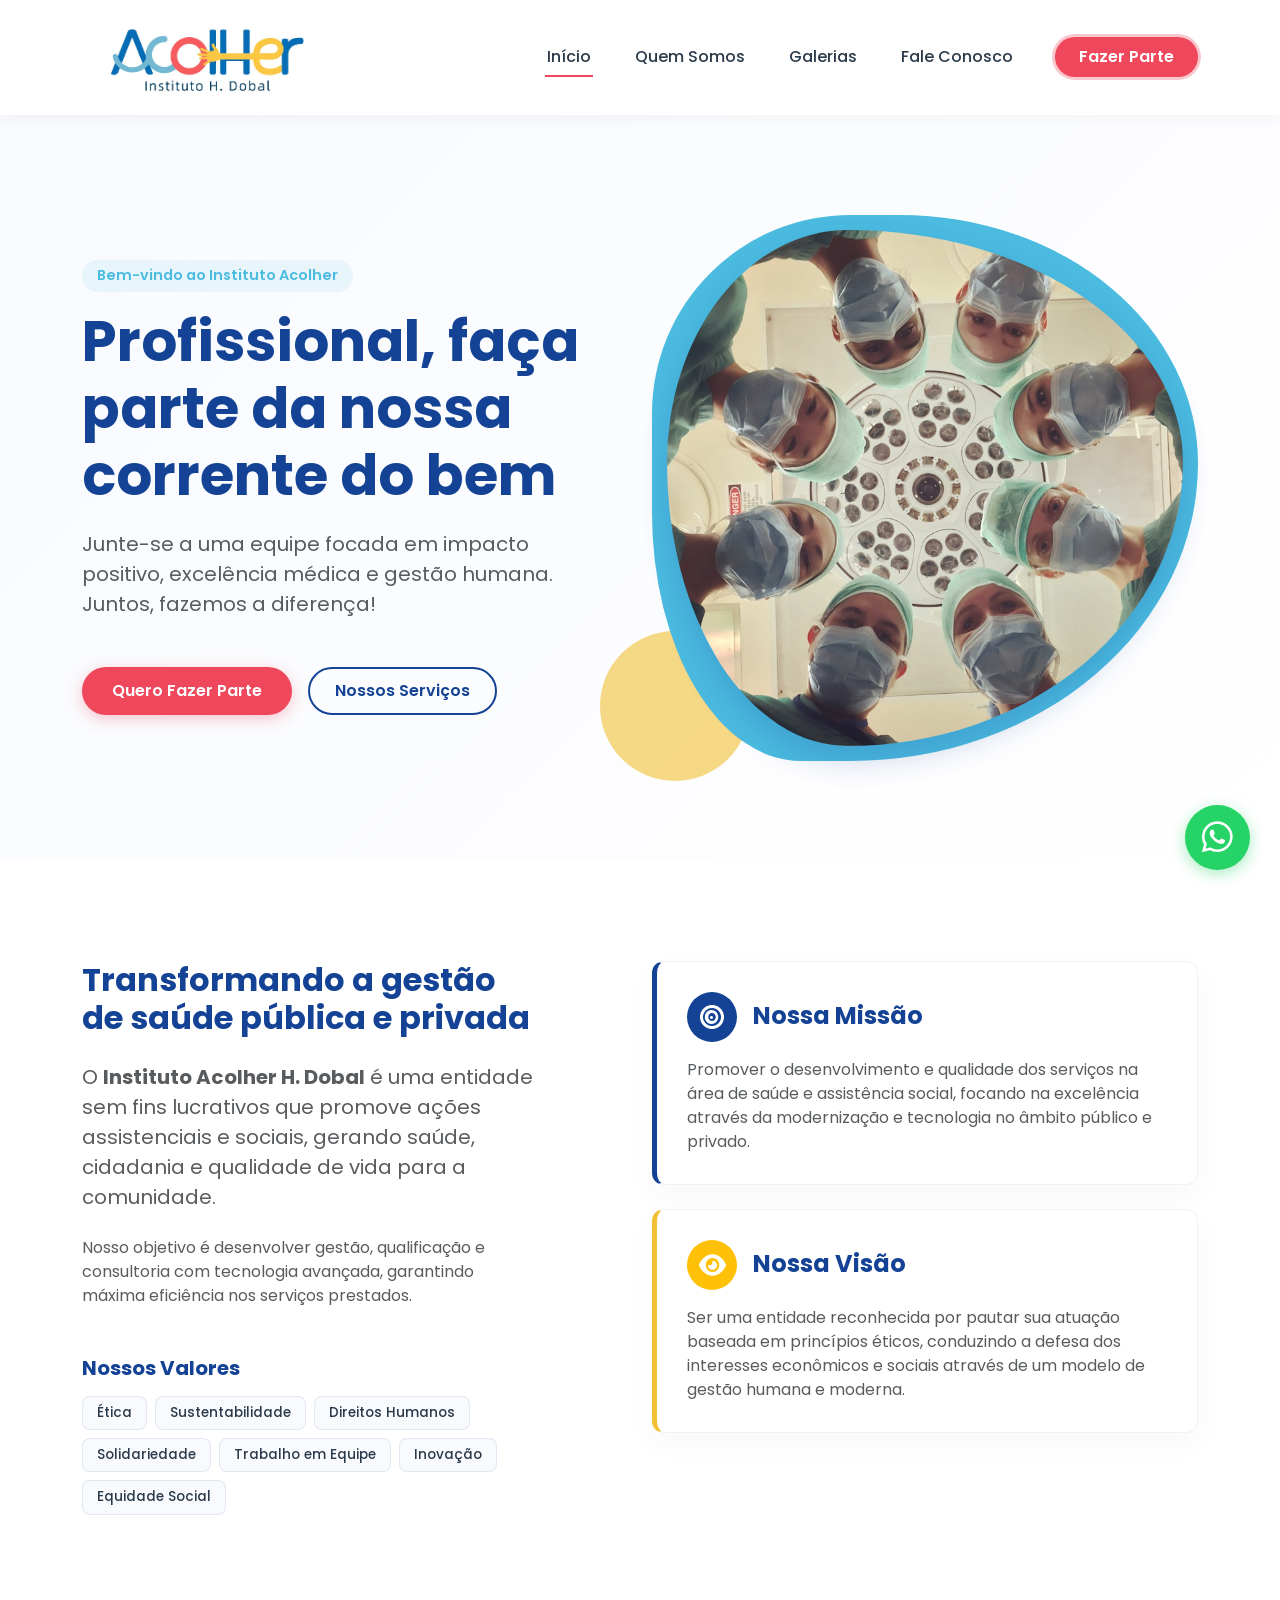
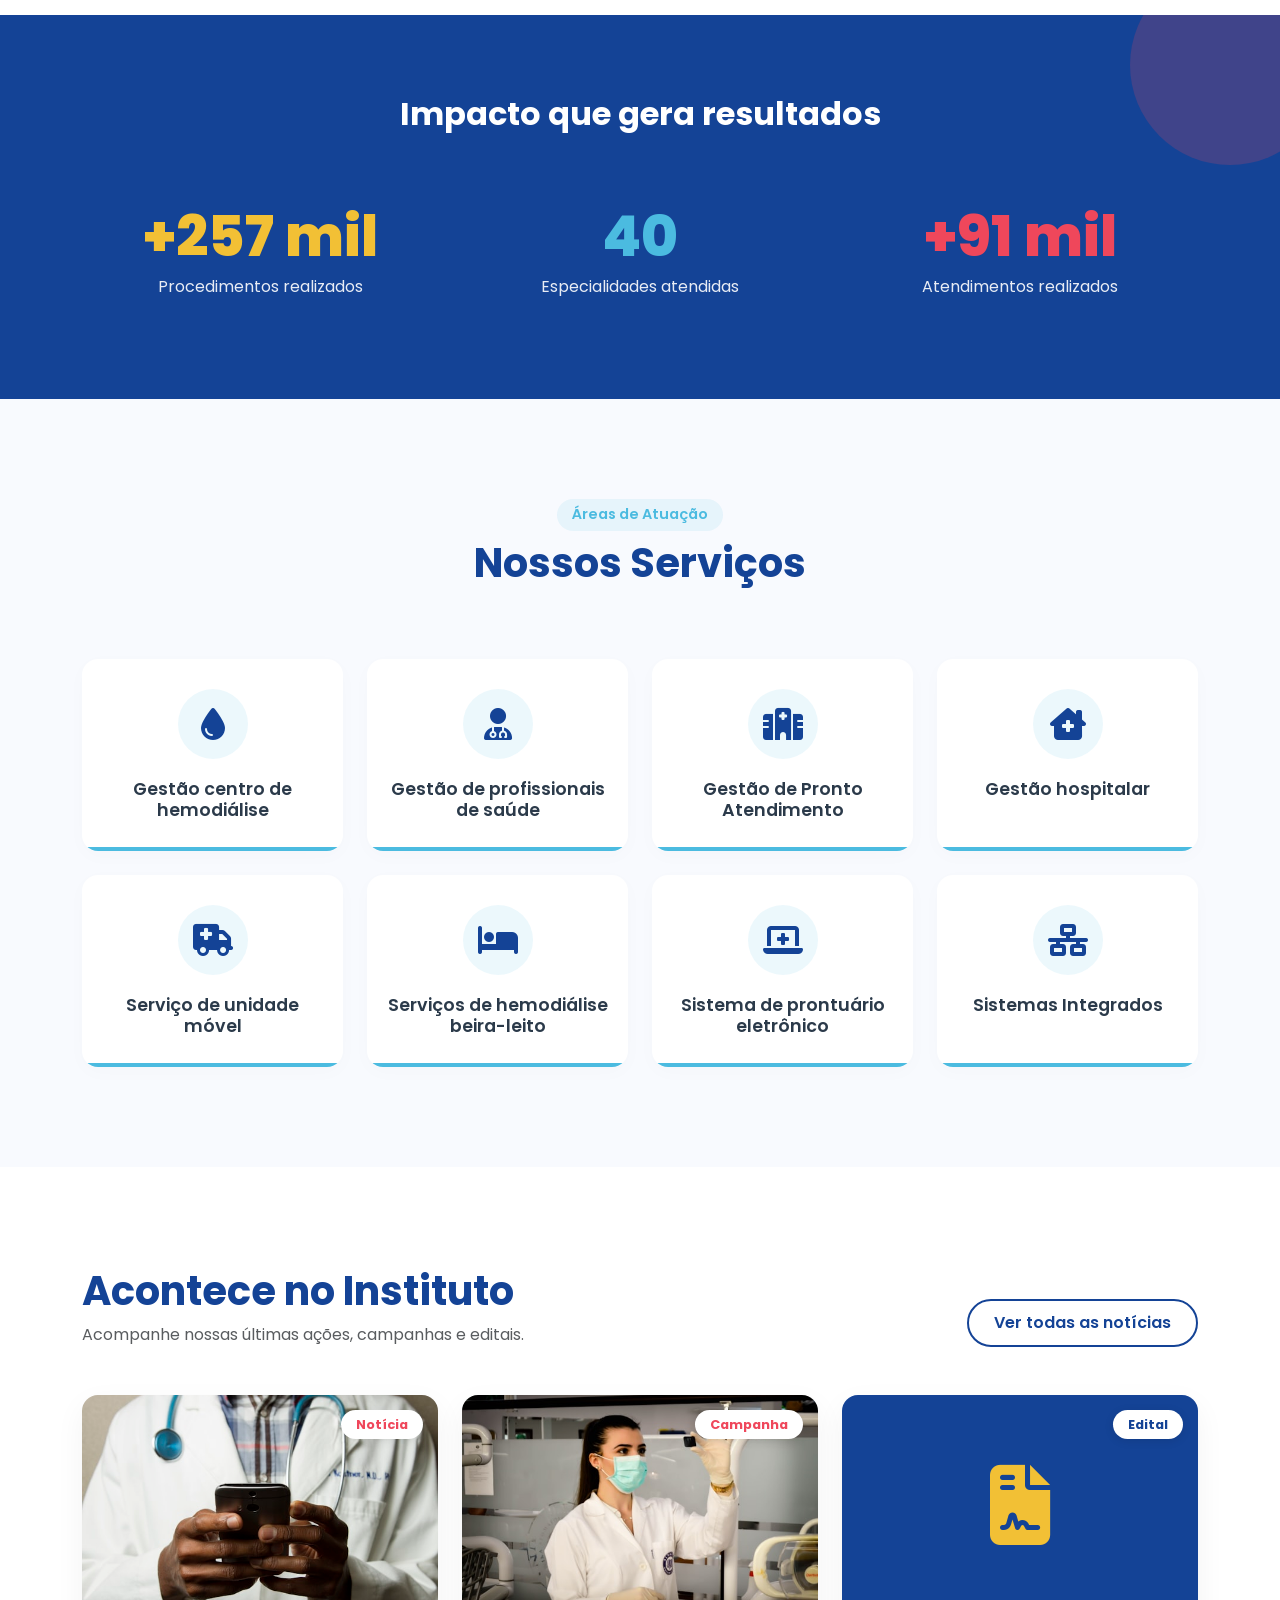
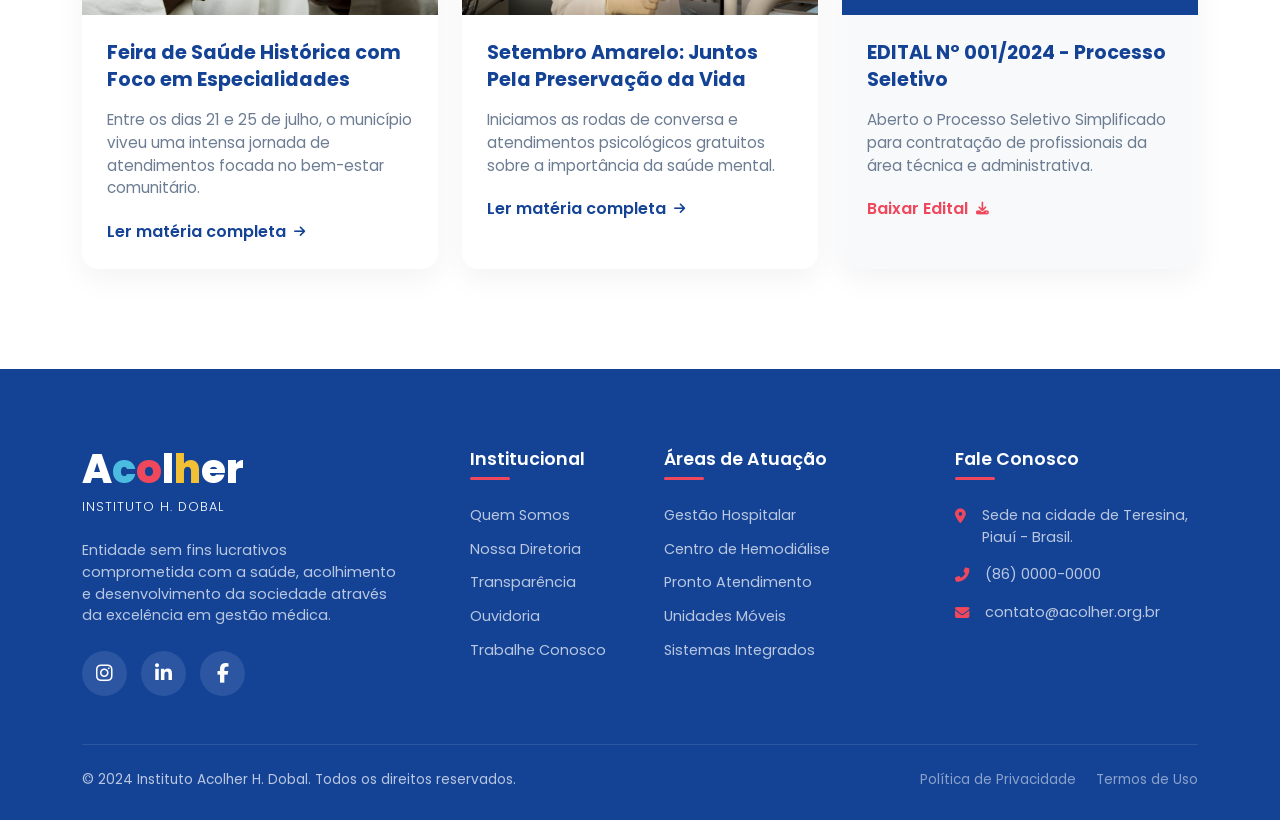
<file: index.html>
<!DOCTYPE html>
<html lang="pt-BR">
<head>
    <meta charset="UTF-8">
    <meta name="viewport" content="width=device-width, initial-scale=1.0">
    <title>Acolher Instituto H. Dobal</title>
    
    <!-- Bootstrap 5 CSS -->
    <link href="https://cdn.jsdelivr.net/npm/bootstrap@5.3.2/dist/css/bootstrap.min.css" rel="stylesheet">
    
    <!-- Google Fonts: Poppins traz um ar mais redondo, amigável e moderno, combinando com a logo -->
    <link rel="preconnect" href="https://fonts.googleapis.com">
    <link rel="preconnect" href="https://fonts.gstatic.com" crossorigin>
    <link href="https://fonts.googleapis.com/css2?family=Poppins:wght@300;400;500;600;700;800&display=swap" rel="stylesheet">
    
    <!-- FontAwesome para Ícones -->
    <link rel="stylesheet" href="https://cdnjs.cloudflare.com/ajax/libs/font-awesome/6.4.0/css/all.min.css">

    <link rel="stylesheet" href="css/styles.css">
</head>
<body>

    <!-- Header / Navbar -->
    <nav class="navbar navbar-expand-lg">
        <div class="container">
            <a class="navbar-brand text-decoration-none" href="#">
                <div class="logo-text">
                    <img src="images/logo.jpg" width="250" alt="Logo">
                </div>
            </a>
            <button class="navbar-toggler border-0 shadow-none" type="button" data-bs-toggle="collapse" data-bs-target="#navbarNav">
                <i class="fas fa-bars text-blue-dark fs-2"></i>
            </button>
            <div class="collapse navbar-collapse justify-content-end" id="navbarNav">
                <ul class="navbar-nav align-items-center gap-2">
                    <li class="nav-item"><a class="nav-link active" href="index.html">Início</a></li>
                    <li class="nav-item"><a class="nav-link" href="quemsomos.html">Quem Somos</a></li>
                    <li class="nav-item"><a class="nav-link" href="gallery.html">Galerias </a></li>
                    <li class="nav-item"><a class="nav-link" href="faleconosco.html">Fale Conosco </a></li>
                    <li class="nav-item ms-lg-3"><a href="fazerparte.html" class="btn btn-custom-coral px-4 py-2 mt-3 mt-lg-0" style="box-shadow: 0 0 0 3px rgba(239, 71, 91, 0.3);">Fazer Parte</a></li>
                </ul>
            </div>
        </div>
    </nav>

    <!-- Hero Section -->
    <section class="hero-section">
        <div class="container">
            <div class="row align-items-center">
                <div class="col-lg-6 mb-5 mb-lg-0 pe-lg-5">
                    <span class="about-badge mb-3">Bem-vindo ao Instituto Acolher</span>
                    <h1 class="hero-title">Profissional, faça parte da nossa corrente do bem</h1>
                    <p class="mb-5 fs-5 text-muted">Junte-se a uma equipe focada em impacto positivo, excelência médica e gestão humana. Juntos, fazemos a diferença!</p>
                    <div class="d-flex gap-3 flex-wrap">
                        <a href="#" class="btn btn-custom-coral">Quero Fazer Parte</a>
                        <a href="#servicos" class="btn btn-outline-blue">Nossos Serviços</a>
                    </div>
                </div>
                <div class="col-lg-6 position-relative">
                    <div class="hero-decoration"></div>
                    <!-- Formato orgânico em vez de arco engessado -->
                    <div class="organic-shape">
                        <img src="images/image1.jpeg" alt="Profissionais de Saúde Sorrindo">
                    </div>
                </div>
            </div>
        </div>
    </section>

    <!-- Seção Sobre / DNA Acolher -->
    <section class="about-section">
        <div class="container">
            <div class="row">
                <!-- Coluna de Texto Principal -->
                <div class="col-lg-5 mb-5 mb-lg-0">
                    <h2 class="mb-4 fs-2">Transformando a gestão de saúde pública e privada</h2>
                    <p class="text-muted mb-4 fs-5">O <strong>Instituto Acolher H. Dobal</strong> é uma entidade sem fins lucrativos que promove ações assistenciais e sociais, gerando saúde, cidadania e qualidade de vida para a comunidade.</p>
                    <p class="text-muted mb-5">Nosso objetivo é desenvolver gestão, qualificação e consultoria com tecnologia avançada, garantindo máxima eficiência nos serviços prestados.</p>
                    
                    <h4 class="fs-5 mb-3 text-blue-dark">Nossos Valores</h4>
                    <div class="tags-container">
                        <span class="value-tag">Ética</span>
                        <span class="value-tag">Sustentabilidade</span>
                        <span class="value-tag">Direitos Humanos</span>
                        <span class="value-tag">Solidariedade</span>
                        <span class="value-tag">Trabalho em Equipe</span>
                        <span class="value-tag">Inovação</span>
                        <span class="value-tag">Equidade Social</span>
                    </div>
                </div>
                
                <!-- Coluna de Cards (Missão e Visão) -->
                <div class="col-lg-6 offset-lg-1">
                    <div class="info-card">
                        <div class="d-flex align-items-center mb-3">
                            <div class="bg-blue-dark text-white rounded-circle d-flex align-items-center justify-content-center me-3" style="width: 50px; height: 50px; font-size: 1.5rem;">
                                <i class="fas fa-bullseye"></i>
                            </div>
                            <h3 class="m-0 fs-4">Nossa Missão</h3>
                        </div>
                        <p class="text-muted m-0">Promover o desenvolvimento e qualidade dos serviços na área de saúde e assistência social, focando na excelência através da modernização e tecnologia no âmbito público e privado.</p>
                    </div>

                    <div class="info-card vision mt-4">
                        <div class="d-flex align-items-center mb-3">
                            <div class="bg-warning text-white rounded-circle d-flex align-items-center justify-content-center me-3" style="width: 50px; height: 50px; font-size: 1.5rem;">
                                <i class="fas fa-eye"></i>
                            </div>
                            <h3 class="m-0 fs-4">Nossa Visão</h3>
                        </div>
                        <p class="text-muted m-0">Ser uma entidade reconhecida por pautar sua atuação baseada em princípios éticos, conduzindo a defesa dos interesses econômicos e sociais através de um modelo de gestão humana e moderna.</p>
                    </div>
                </div>
            </div>
        </div>
    </section>

    <!-- Seção Números -->
    <section class="numbers-section">
        <div class="container position-relative z-1">
            <div class="row text-center mb-5">
                <div class="col-12">
                    <h2 class="text-white">Impacto que gera resultados</h2>
                </div>
            </div>
            <div class="row g-4 justify-content-center">
                <div class="col-md-4">
                    <div class="number-box">
                        <div class="number-value">+257 mil</div>
                        <div class="number-label">Procedimentos realizados</div>
                    </div>
                </div>
                <div class="col-md-4">
                    <div class="number-box">
                        <div class="number-value text-blue-light">40</div>
                        <div class="number-label">Especialidades atendidas</div>
                    </div>
                </div>
                <div class="col-md-4">
                    <div class="number-box">
                        <div class="number-value text-coral">+91 mil</div>
                        <div class="number-label">Atendimentos realizados</div>
                    </div>
                </div>
            </div>
        </div>
    </section>

    <!-- Seção Serviços -->
    <section id="servicos" class="services-section">
        <div class="container">
            <div class="text-center mb-5 pb-3">
                <span class="about-badge mb-2">Áreas de Atuação</span>
                <h2 class="fs-1">Nossos Serviços</h2>
            </div>
            
            <div class="row row-cols-1 row-cols-md-2 row-cols-lg-4 g-4">
                <div class="col">
                    <div class="service-card">
                        <div class="icon-wrapper"><i class="fas fa-tint"></i></div>
                        <h3 class="service-text">Gestão centro de hemodiálise</h3>
                    </div>
                </div>
                <div class="col">
                    <div class="service-card">
                        <div class="icon-wrapper"><i class="fas fa-user-md"></i></div>
                        <h3 class="service-text">Gestão de profissionais de saúde</h3>
                    </div>
                </div>
                <div class="col">
                    <div class="service-card">
                        <div class="icon-wrapper"><i class="fas fa-hospital-alt"></i></div>
                        <h3 class="service-text">Gestão de Pronto Atendimento</h3>
                    </div>
                </div>
                <div class="col">
                    <div class="service-card">
                        <div class="icon-wrapper"><i class="fas fa-clinic-medical"></i></div>
                        <h3 class="service-text">Gestão hospitalar</h3>
                    </div>
                </div>
                <div class="col">
                    <div class="service-card">
                        <div class="icon-wrapper"><i class="fas fa-ambulance"></i></div>
                        <h3 class="service-text">Serviço de unidade móvel</h3>
                    </div>
                </div>
                <div class="col">
                    <div class="service-card">
                        <div class="icon-wrapper"><i class="fas fa-bed"></i></div>
                        <h3 class="service-text">Serviços de hemodiálise beira-leito</h3>
                    </div>
                </div>
                <div class="col">
                    <div class="service-card">
                        <div class="icon-wrapper"><i class="fas fa-laptop-medical"></i></div>
                        <h3 class="service-text">Sistema de prontuário eletrônico</h3>
                    </div>
                </div>
                <div class="col">
                    <div class="service-card">
                        <div class="icon-wrapper"><i class="fas fa-network-wired"></i></div>
                        <h3 class="service-text">Sistemas Integrados</h3>
                    </div>
                </div>
            </div>
        </div>
    </section>

    <!-- Seção Novidades -->
    <section class="news-section">
        <div class="container">
            <div class="d-flex justify-content-between align-items-end mb-5">
                <div>
                    <h2 class="fs-1 m-0">Acontece no Instituto</h2>
                    <p class="text-muted mt-2 mb-0">Acompanhe nossas últimas ações, campanhas e editais.</p>
                </div>
                <div class="d-none d-md-block">
                    <a href="#" class="btn btn-outline-blue">Ver todas as notícias</a>
                </div>
            </div>

            <div class="row g-4">
                <!-- Novidade 1 -->
                <div class="col-lg-4 col-md-6">
                    <div class="news-card">
                        <div class="news-img-wrapper">
                            <span class="news-category">Notícia</span>
                            <img src="images/news1.jpeg" alt="Feira de Saúde">
                        </div>
                        <div class="news-body">
                            <h3 class="news-title">Feira de Saúde Histórica com Foco em Especialidades</h3>
                            <p class="news-text">Entre os dias 21 e 25 de julho, o município viveu uma intensa jornada de atendimentos focada no bem-estar comunitário.</p>
                            <a href="#" class="btn-link-custom">Ler matéria completa <i class="fas fa-arrow-right"></i></a>
                        </div>
                    </div>
                </div>

                <!-- Novidade 2 -->
                <div class="col-lg-4 col-md-6">
                    <div class="news-card">
                        <div class="news-img-wrapper">
                            <span class="news-category">Campanha</span>
                            <img src="images/news2.jpeg" alt="Setembro Amarelo">
                        </div>
                        <div class="news-body">
                            <h3 class="news-title">Setembro Amarelo: Juntos Pela Preservação da Vida</h3>
                            <p class="news-text">Iniciamos as rodas de conversa e atendimentos psicológicos gratuitos sobre a importância da saúde mental.</p>
                            <a href="#" class="btn-link-custom">Ler matéria completa <i class="fas fa-arrow-right"></i></a>
                        </div>
                    </div>
                </div>

                <!-- Novidade 3 (Edital) -->
                <div class="col-lg-4 col-md-6">
                    <div class="news-card bg-light">
                        <div class="news-img-wrapper bg-blue-dark d-flex align-items-center justify-content-center">
                            <span class="news-category edital">Edital</span>
                            <i class="fas fa-file-contract text-yellow" style="font-size: 5rem;"></i>
                        </div>
                        <div class="news-body">
                            <h3 class="news-title">EDITAL Nº 001/2024 - Processo Seletivo</h3>
                            <p class="news-text">Aberto o Processo Seletivo Simplificado para contratação de profissionais da área técnica e administrativa.</p>
                            <a href="#" class="btn-link-custom text-coral">Baixar Edital <i class="fas fa-download"></i></a>
                        </div>
                    </div>
                </div>
            </div>
            
            <div class="d-block d-md-none text-center mt-4">
                <a href="#" class="btn btn-outline-blue w-100">Ver todas as notícias</a>
            </div>
        </div>
    </section>

    <!-- Footer -->
    <footer class="footer">
        <div class="container">
            <div class="row g-5">
                <!-- Info -->
                <div class="col-lg-4 pe-lg-5">
                    <div class="footer-logo mb-2">
                        A<span class="c">c</span><span class="o">o</span>l<span class="h">h</span>er
                    </div>
                    <p class="text-white mb-4 fw-light" style="letter-spacing: 1px; font-size: 0.8rem;">INSTITUTO H. DOBAL</p>
                    <p class="mb-4">Entidade sem fins lucrativos comprometida com a saúde, acolhimento e desenvolvimento da sociedade através da excelência em gestão médica.</p>
                    <div class="social-icons">
                        <a href="#"><i class="fab fa-instagram"></i></a>
                        <a href="#"><i class="fab fa-linkedin-in"></i></a>
                        <a href="#"><i class="fab fa-facebook-f"></i></a>
                    </div>
                </div>

                <!-- Links Rápidos -->
                <div class="col-lg-2 col-md-4">
                    <h4 class="footer-title">Institucional</h4>
                    <ul class="footer-links">
                        <li><a href="#">Quem Somos</a></li>
                        <li><a href="#">Nossa Diretoria</a></li>
                        <li><a href="#">Transparência</a></li>
                        <li><a href="#">Ouvidoria</a></li>
                        <li><a href="#">Trabalhe Conosco</a></li>
                    </ul>
                </div>

                <!-- Serviços -->
                <div class="col-lg-3 col-md-4">
                    <h4 class="footer-title">Áreas de Atuação</h4>
                    <ul class="footer-links">
                        <li><a href="#">Gestão Hospitalar</a></li>
                        <li><a href="#">Centro de Hemodiálise</a></li>
                        <li><a href="#">Pronto Atendimento</a></li>
                        <li><a href="#">Unidades Móveis</a></li>
                        <li><a href="#">Sistemas Integrados</a></li>
                    </ul>
                </div>

                <!-- Contato -->
                <div class="col-lg-3 col-md-4">
                    <h4 class="footer-title">Fale Conosco</h4>
                    <ul class="footer-links">
                        <li class="d-flex align-items-start mb-3">
                            <i class="fas fa-map-marker-alt mt-1 me-3 text-coral"></i>
                            <span>Sede na cidade de Teresina, Piauí - Brasil.</span>
                        </li>
                        <li class="d-flex align-items-center mb-3">
                            <i class="fas fa-phone-alt me-3 text-coral"></i>
                            <a href="tel:+558600000000">(86) 0000-0000</a>
                        </li>
                        <li class="d-flex align-items-center">
                            <i class="fas fa-envelope me-3 text-coral"></i>
                            <a href="mailto:contato@acolherhdobal.org.br">contato@acolher.org.br</a>
                        </li>
                    </ul>
                </div>
            </div>

            <!-- Direitos Reservados -->
            <div class="footer-bottom mt-5">
                <div class="row align-items-center">
                    <div class="col-md-6 text-md-start mb-3 mb-md-0">
                        &copy; 2024 Instituto Acolher H. Dobal. Todos os direitos reservados.
                    </div>
                    <div class="col-md-6 text-md-end">
                        <a href="#" class="text-white-50 text-decoration-none me-3">Política de Privacidade</a>
                        <a href="#" class="text-white-50 text-decoration-none">Termos de Uso</a>
                    </div>
                </div>
            </div>
        </div>
    </footer>

    <!-- Botão WhatsApp -->
    <a href="#" class="whatsapp-float" target="_blank" title="Fale conosco pelo WhatsApp">
        <i class="fab fa-whatsapp"></i>
    </a>

    <!-- Bootstrap JS Bundle -->
    <script src="https://cdn.jsdelivr.net/npm/bootstrap@5.3.0/dist/js/bootstrap.bundle.min.js"></script>
    

    <script src="js/script.js"></script>
</body>
</html>
</file>
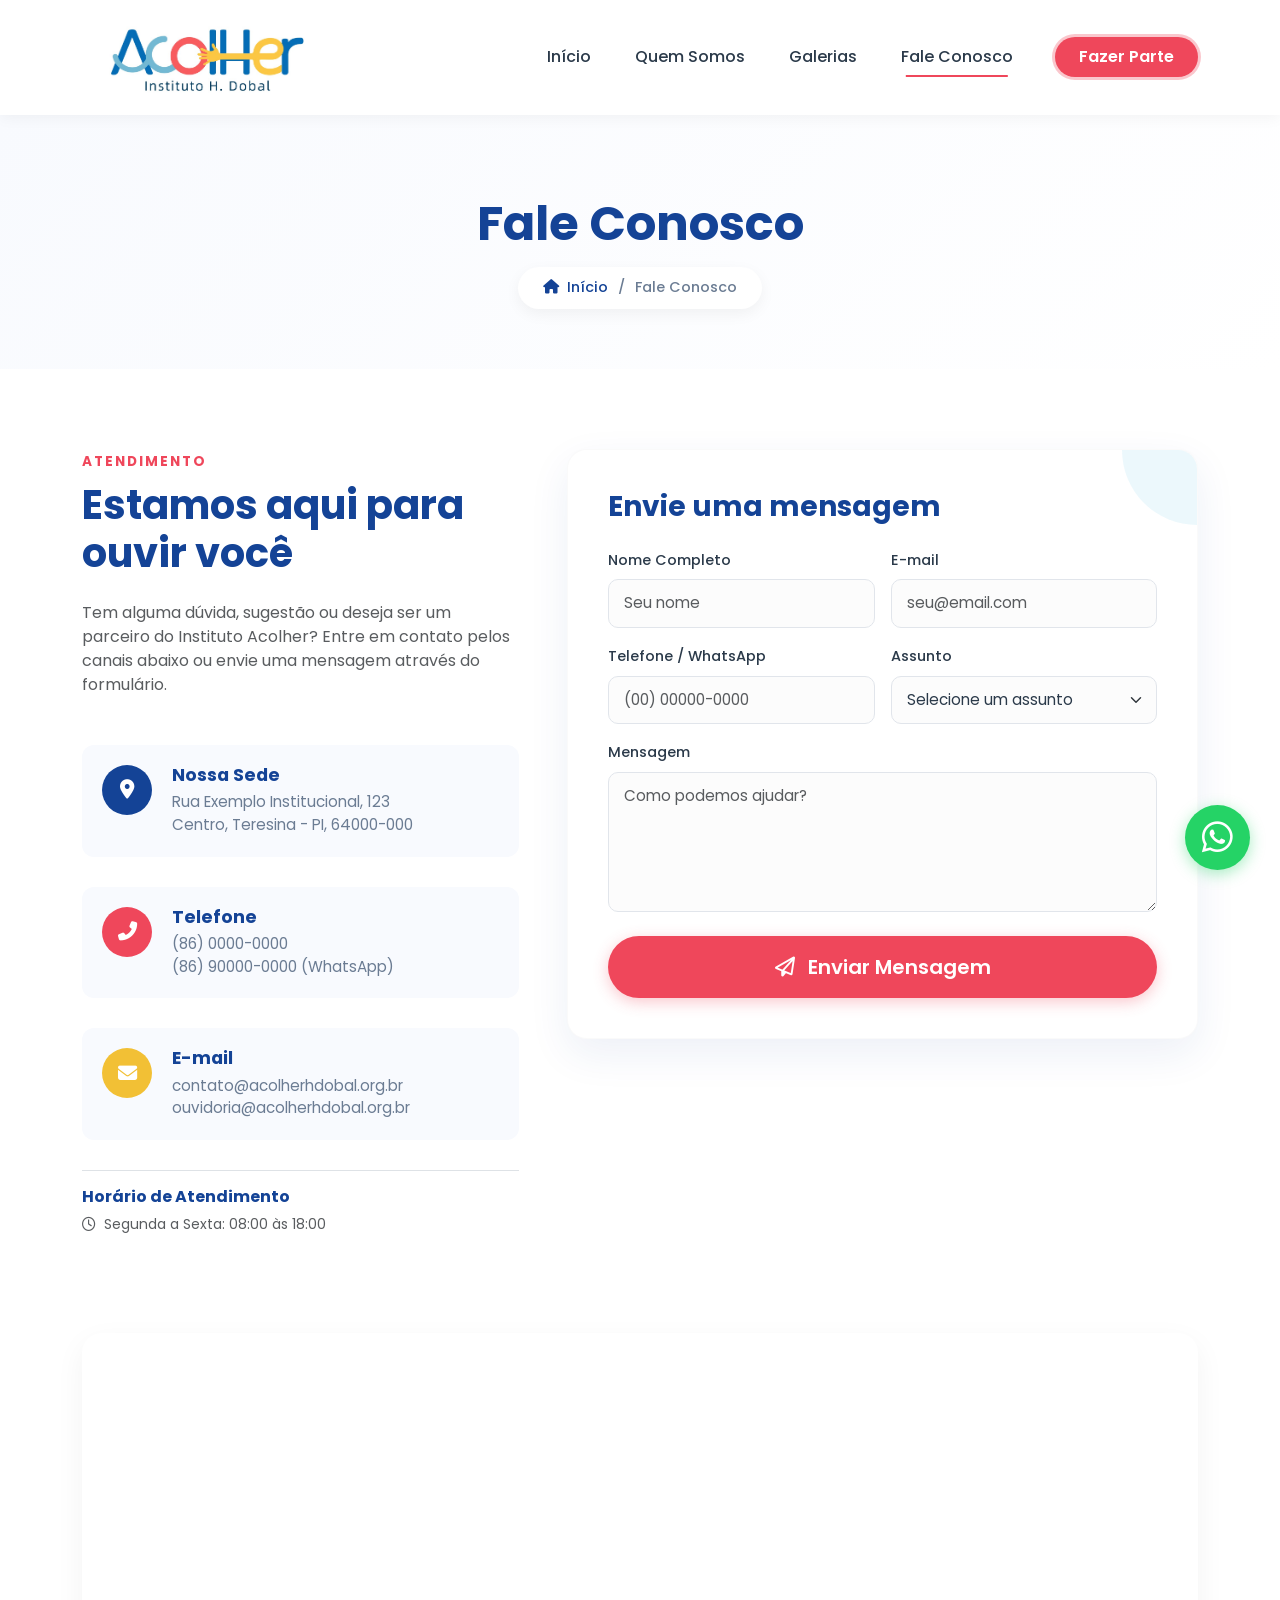
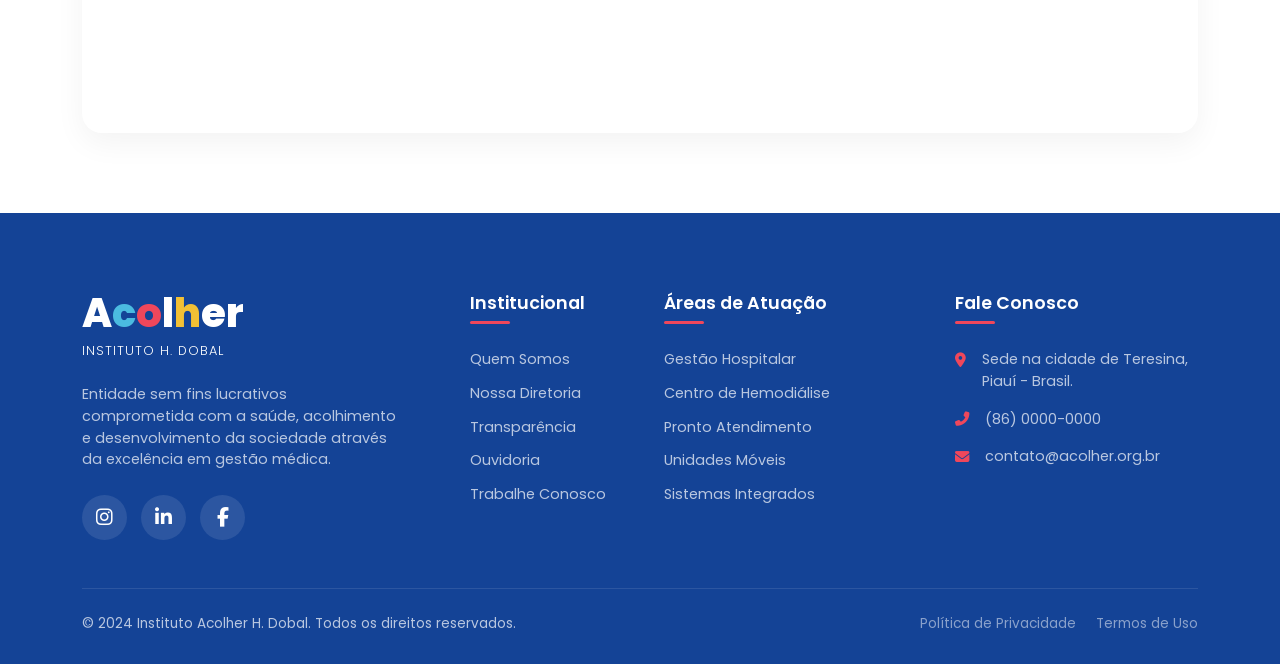
<file: faleconosco.html>
<!DOCTYPE html>
<html lang="pt-BR">
<head>
    <meta charset="UTF-8">
    <meta name="viewport" content="width=device-width, initial-scale=1.0">
    <title>Fale Conosco - Acolher Instituto H. Dobal</title>
    
    <!-- Bootstrap 5 CSS -->
    <link href="https://cdn.jsdelivr.net/npm/bootstrap@5.3.2/dist/css/bootstrap.min.css" rel="stylesheet">
    
    <!-- Google Fonts: Poppins -->
    <link rel="preconnect" href="https://fonts.googleapis.com">
    <link rel="preconnect" href="https://fonts.gstatic.com" crossorigin>
    <link href="https://fonts.googleapis.com/css2?family=Poppins:wght@300;400;500;600;700;800&display=swap" rel="stylesheet">
    
    <!-- FontAwesome para Ícones -->
    <link rel="stylesheet" href="https://cdnjs.cloudflare.com/ajax/libs/font-awesome/6.4.0/css/all.min.css">

    <link rel="stylesheet" href="css/styles.css">
</head>
<body>

    <!-- Header / Navbar -->
    <nav class="navbar navbar-expand-lg">
        <div class="container">
            <a class="navbar-brand text-decoration-none" href="index.html">
                <div class="logo-text">
                    <img src="images/logo.jpg" width="250" alt="Logo">
                </div>
            </a>
            <button class="navbar-toggler border-0 shadow-none" type="button" data-bs-toggle="collapse" data-bs-target="#navbarNav">
                <i class="fas fa-bars text-blue-dark fs-2"></i>
            </button>
            <div class="collapse navbar-collapse justify-content-end" id="navbarNav">
                <ul class="navbar-nav align-items-center gap-2">
                    <li class="nav-item"><a class="nav-link" href="index.html">Início</a></li>
                    <li class="nav-item"><a class="nav-link" href="quemsomos.html">Quem Somos</a></li>
                    <li class="nav-item"><a class="nav-link" href="gallery.html">Galerias </a></li>
                    <li class="nav-item"><a class="nav-link active" href="faleconosco.html">Fale Conosco </a></li>
                    <li class="nav-item ms-lg-3"><a href="fazerparte.html" class="btn btn-custom-coral px-4 py-2 mt-3 mt-lg-0" style="box-shadow: 0 0 0 3px rgba(239, 71, 91, 0.3);">Fazer Parte</a></li>
                </ul>
            </div>
        </div>
    </nav>

    <!-- Page Header -->
    <header class="page-header">
        <div class="container">
            <h1 class="page-title">Fale Conosco</h1>
            <div class="breadcrumb-custom">
                <a href="index.html"><i class="fas fa-home me-2"></i>Início</a>
                <span class="separator">/</span>
                <span class="current">Fale Conosco</span>
            </div>
        </div>
    </header>

    <!-- Seção de Contato principal -->
    <section class="contact-section">
        <div class="container">
            <div class="row g-5">
                
                <!-- Informações de Contato -->
                <div class="col-lg-5 pe-lg-4">
                    <span class="text-coral fw-bold text-uppercase" style="letter-spacing: 2px; font-size: 0.85rem;">Atendimento</span>
                    <h2 class="mb-4 mt-2 fs-1">Estamos aqui para ouvir você</h2>
                    <p class="text-muted fs-6 mb-5">Tem alguma dúvida, sugestão ou deseja ser um parceiro do Instituto Acolher? Entre em contato pelos canais abaixo ou envie uma mensagem através do formulário.</p>
                    
                    <div class="contact-info-box">
                        <div class="contact-icon">
                            <i class="fas fa-map-marker-alt"></i>
                        </div>
                        <div>
                            <h3 class="contact-info-title">Nossa Sede</h3>
                            <p class="contact-info-text">Rua Exemplo Institucional, 123<br>Centro, Teresina - PI, 64000-000</p>
                        </div>
                    </div>

                    <div class="contact-info-box">
                        <div class="contact-icon icon-coral">
                            <i class="fas fa-phone-alt"></i>
                        </div>
                        <div>
                            <h3 class="contact-info-title">Telefone</h3>
                            <p class="contact-info-text">
                                <a href="tel:+558600000000">(86) 0000-0000</a><br>
                                <a href="tel:+5586900000000">(86) 90000-0000</a> (WhatsApp)
                            </p>
                        </div>
                    </div>

                    <div class="contact-info-box">
                        <div class="contact-icon icon-yellow">
                            <i class="fas fa-envelope"></i>
                        </div>
                        <div>
                            <h3 class="contact-info-title">E-mail</h3>
                            <p class="contact-info-text">
                                <a href="mailto:contato@acolherhdobal.org.br">contato@acolherhdobal.org.br</a><br>
                                <a href="mailto:ouvidoria@acolherhdobal.org.br">ouvidoria@acolherhdobal.org.br</a>
                            </p>
                        </div>
                    </div>
                    
                    <div class="mt-4 pt-3 border-top">
                        <h4 class="fs-6 text-blue-dark mb-2">Horário de Atendimento</h4>
                        <p class="text-muted small m-0"><i class="far fa-clock me-2"></i>Segunda a Sexta: 08:00 às 18:00</p>
                    </div>
                </div>

                <!-- Formulário de Contato -->
                <div class="col-lg-7">
                    <div class="contact-form-card">
                        <h3 class="fs-3 mb-4 text-blue-dark">Envie uma mensagem</h3>
                        <form action="#" method="POST">
                            <div class="row g-3">
                                <div class="col-md-6">
                                    <label for="nome" class="form-label">Nome Completo</label>
                                    <input type="text" class="form-control" id="nome" placeholder="Seu nome" required>
                                </div>
                                <div class="col-md-6">
                                    <label for="email" class="form-label">E-mail</label>
                                    <input type="email" class="form-control" id="email" placeholder="seu@email.com" required>
                                </div>
                                <div class="col-md-6">
                                    <label for="telefone" class="form-label">Telefone / WhatsApp</label>
                                    <input type="tel" class="form-control" id="telefone" placeholder="(00) 00000-0000">
                                </div>
                                <div class="col-md-6">
                                    <label for="assunto" class="form-label">Assunto</label>
                                    <select class="form-select" id="assunto" required>
                                        <option value="" selected disabled>Selecione um assunto</option>
                                        <option value="duvida">Dúvidas Gerais</option>
                                        <option value="parceria">Seja um Parceiro</option>
                                        <option value="trabalhe">Trabalhe Conosco</option>
                                        <option value="ouvidoria">Ouvidoria / Sugestões</option>
                                    </select>
                                </div>
                                <div class="col-12">
                                    <label for="mensagem" class="form-label">Mensagem</label>
                                    <textarea class="form-control" id="mensagem" rows="5" placeholder="Como podemos ajudar?" required></textarea>
                                </div>
                                <div class="col-12 mt-4">
                                    <button type="submit" class="btn btn-custom-coral w-100 py-3 fs-5">
                                        <i class="far fa-paper-plane me-2"></i> Enviar Mensagem
                                    </button>
                                </div>
                            </div>
                        </form>
                    </div>
                </div>
                
            </div>
            
            <!-- Mapa -->
            <div class="row mt-5">
                <div class="col-12">
                    <div class="map-container">
                        <!-- Substitua este iframe pelo embed real do Google Maps da Sede da Instituição -->
                        <iframe src="https://www.google.com/maps/embed?pb=!1m18!1m12!1m3!1d127598.66779815041!2d-42.87532398547285!3d-5.093554877395066!2m3!1f0!2f0!3f0!3m2!1i1024!2i768!4f13.1!3m3!1m2!1s0x78e39f7572d4b9b%3A0xc665111c1dbab171!2sTeresina%2C%20PI!5e0!3m2!1spt-BR!2sbr!4v1714500000000!5m2!1spt-BR!2sbr" allowfullscreen="" loading="lazy" referrerpolicy="no-referrer-when-downgrade"></iframe>
                    </div>
                </div>
            </div>
        </div>
    </section>

    <!-- Footer -->
    <footer class="footer">
        <div class="container">
            <div class="row g-5">
                <!-- Info -->
                <div class="col-lg-4 pe-lg-5">
                    <div class="footer-logo mb-2">
                        A<span class="c">c</span><span class="o">o</span>l<span class="h">h</span>er
                    </div>
                    <p class="text-white mb-4 fw-light" style="letter-spacing: 1px; font-size: 0.8rem;">INSTITUTO H. DOBAL</p>
                    <p class="mb-4">Entidade sem fins lucrativos comprometida com a saúde, acolhimento e desenvolvimento da sociedade através da excelência em gestão médica.</p>
                    <div class="social-icons">
                        <a href="#"><i class="fab fa-instagram"></i></a>
                        <a href="#"><i class="fab fa-linkedin-in"></i></a>
                        <a href="#"><i class="fab fa-facebook-f"></i></a>
                    </div>
                </div>

                <!-- Links Rápidos -->
                <div class="col-lg-2 col-md-4">
                    <h4 class="footer-title">Institucional</h4>
                    <ul class="footer-links">
                        <li><a href="quem-somos.html">Quem Somos</a></li>
                        <li><a href="#">Nossa Diretoria</a></li>
                        <li><a href="#">Transparência</a></li>
                        <li><a href="#">Ouvidoria</a></li>
                        <li><a href="#">Trabalhe Conosco</a></li>
                    </ul>
                </div>

                <!-- Serviços -->
                <div class="col-lg-3 col-md-4">
                    <h4 class="footer-title">Áreas de Atuação</h4>
                    <ul class="footer-links">
                        <li><a href="#">Gestão Hospitalar</a></li>
                        <li><a href="#">Centro de Hemodiálise</a></li>
                        <li><a href="#">Pronto Atendimento</a></li>
                        <li><a href="#">Unidades Móveis</a></li>
                        <li><a href="#">Sistemas Integrados</a></li>
                    </ul>
                </div>

                <!-- Contato -->
                <div class="col-lg-3 col-md-4">
                    <h4 class="footer-title">Fale Conosco</h4>
                    <ul class="footer-links">
                        <li class="d-flex align-items-start mb-3">
                            <i class="fas fa-map-marker-alt mt-1 me-3 text-coral"></i>
                            <span>Sede na cidade de Teresina, Piauí - Brasil.</span>
                        </li>
                        <li class="d-flex align-items-center mb-3">
                            <i class="fas fa-phone-alt me-3 text-coral"></i>
                            <a href="tel:+558600000000">(86) 0000-0000</a>
                        </li>
                        <li class="d-flex align-items-center">
                            <i class="fas fa-envelope me-3 text-coral"></i>
                            <a href="mailto:contato@acolherhdobal.org.br">contato@acolher.org.br</a>
                        </li>
                    </ul>
                </div>
            </div>

            <div class="footer-bottom mt-5">
                <div class="row align-items-center">
                    <div class="col-md-6 text-md-start mb-3 mb-md-0">
                        &copy; 2024 Instituto Acolher H. Dobal. Todos os direitos reservados.
                    </div>
                    <div class="col-md-6 text-md-end">
                        <a href="#" class="text-white-50 text-decoration-none me-3">Política de Privacidade</a>
                        <a href="#" class="text-white-50 text-decoration-none">Termos de Uso</a>
                    </div>
                </div>
            </div>
        </div>
    </footer>

    <!-- Botão WhatsApp -->
    <a href="#" class="whatsapp-float" target="_blank" title="Fale conosco pelo WhatsApp">
        <i class="fab fa-whatsapp"></i>
    </a>

    <!-- Bootstrap JS Bundle -->
    <script src="https://cdn.jsdelivr.net/npm/bootstrap@5.3.0/dist/js/bootstrap.bundle.min.js"></script>

    <script src="js/script.js"></script>
</body>
</html>
</file>
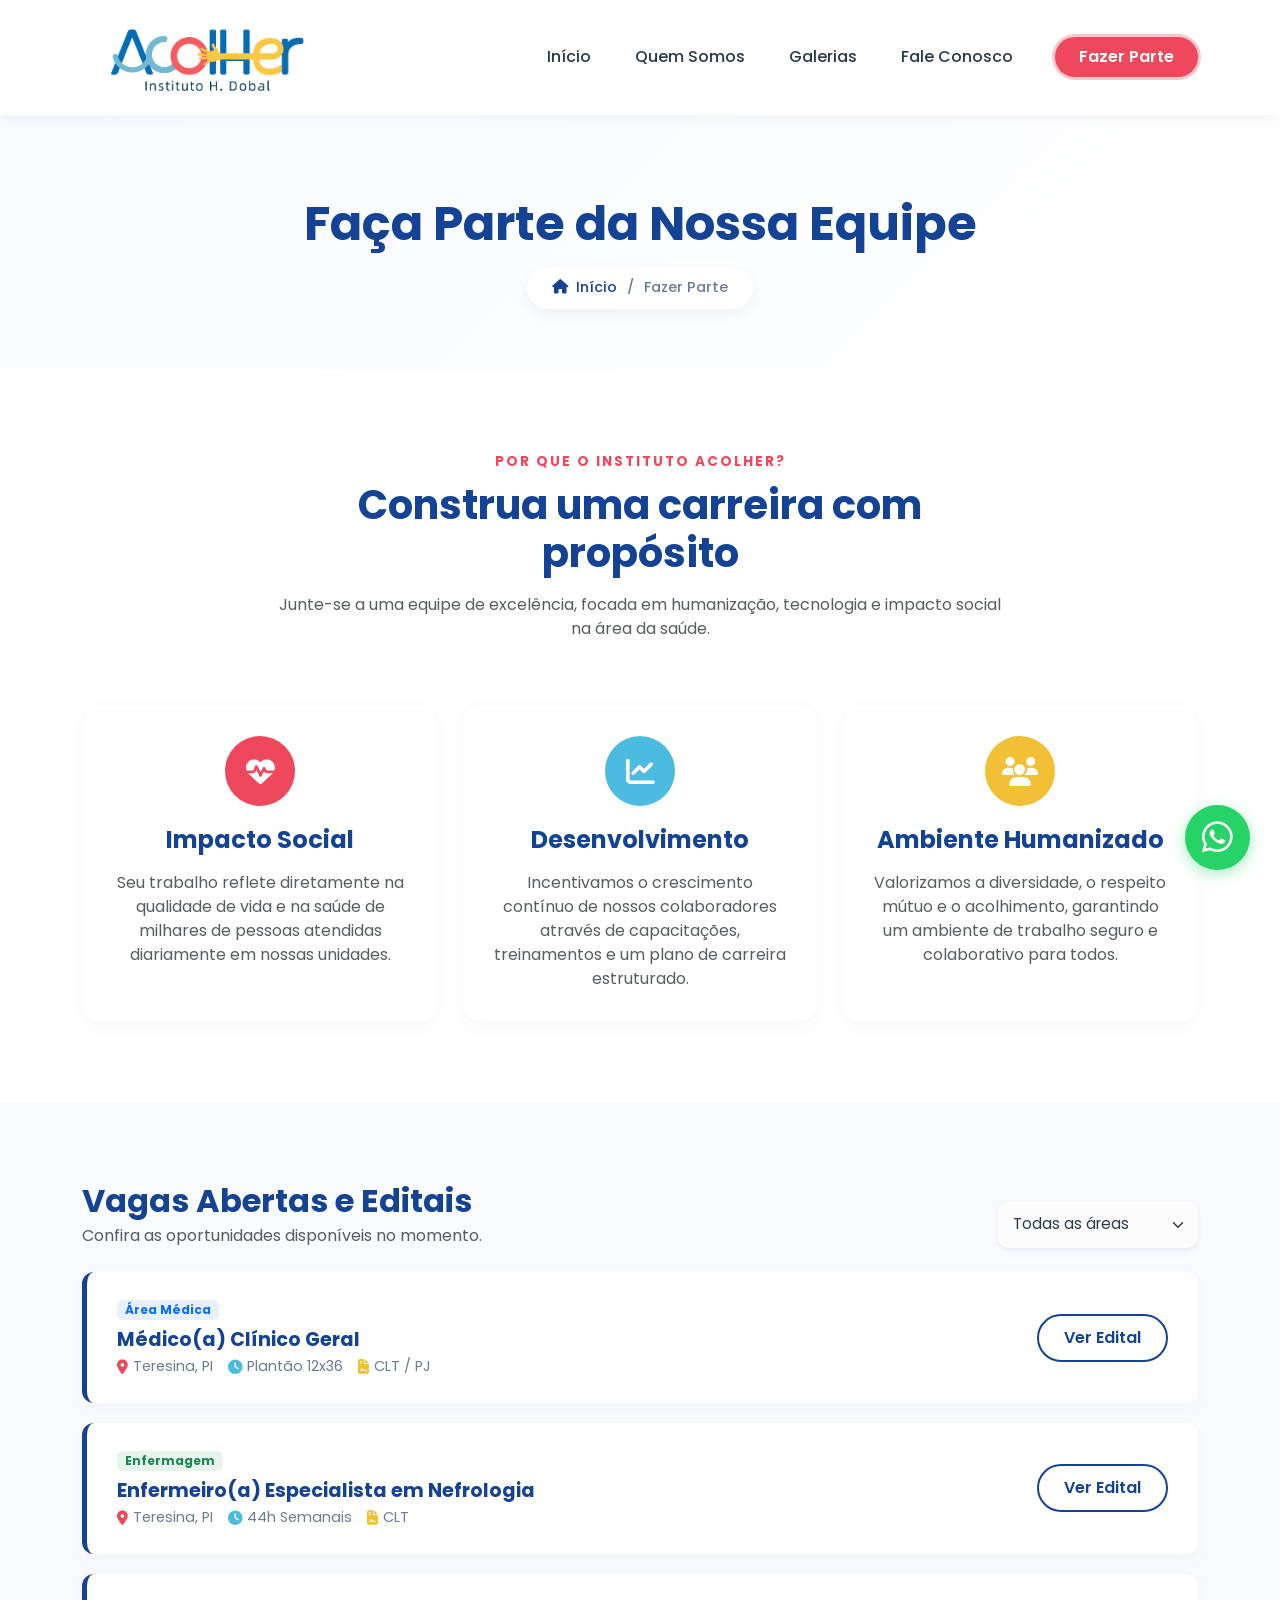
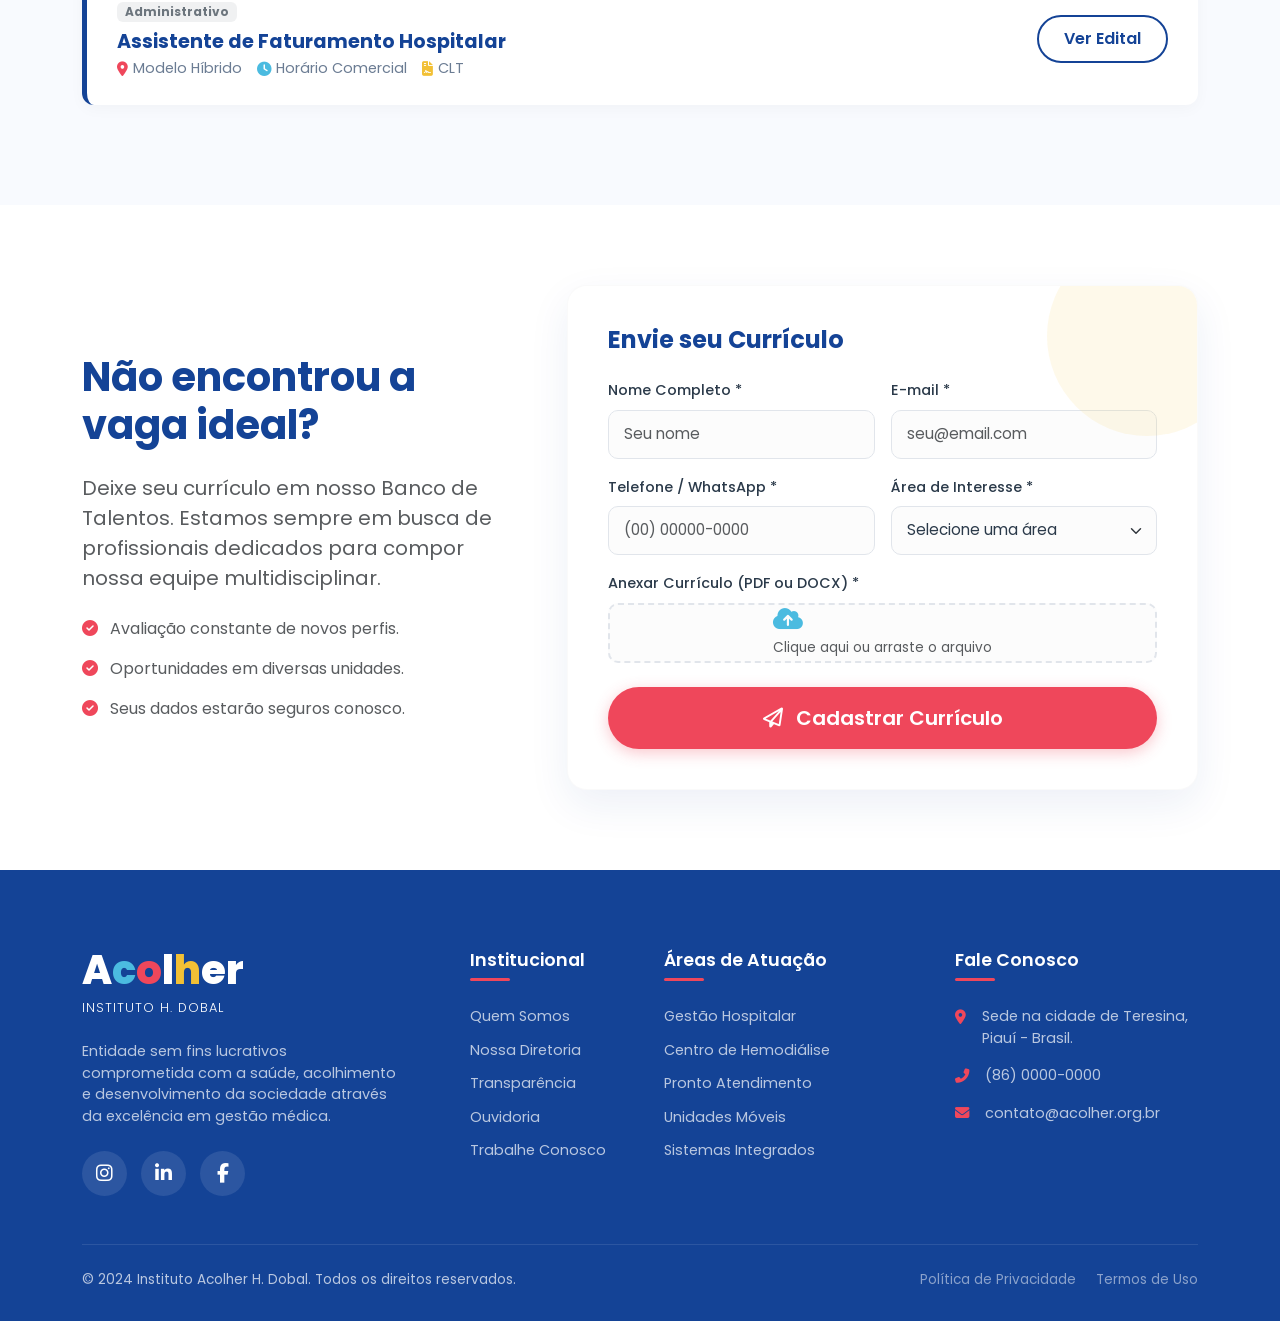
<file: fazerparte.html>
<!DOCTYPE html>
<html lang="pt-BR">
<head>
    <meta charset="UTF-8">
    <meta name="viewport" content="width=device-width, initial-scale=1.0">
    <title>Fazer Parte - Acolher Instituto H. Dobal</title>
    
    <!-- Bootstrap 5 CSS -->
    <link href="https://cdn.jsdelivr.net/npm/bootstrap@5.3.2/dist/css/bootstrap.min.css" rel="stylesheet">
    
    <!-- Google Fonts: Poppins -->
    <link rel="preconnect" href="https://fonts.googleapis.com">
    <link rel="preconnect" href="https://fonts.gstatic.com" crossorigin>
    <link href="https://fonts.googleapis.com/css2?family=Poppins:wght@300;400;500;600;700;800&display=swap" rel="stylesheet">
    
    <!-- FontAwesome para Ícones -->
    <link rel="stylesheet" href="https://cdnjs.cloudflare.com/ajax/libs/font-awesome/6.4.0/css/all.min.css">

    <link rel="stylesheet" href="css/styles.css">
</head>
<body>

    <!-- Header / Navbar -->
    <nav class="navbar navbar-expand-lg">
        <div class="container">
            <a class="navbar-brand text-decoration-none" href="index.html">
                <div class="logo-text">
                    <img src="images/logo.jpg" width="250" alt="Logo">
                </div>
            </a>
            <button class="navbar-toggler border-0 shadow-none" type="button" data-bs-toggle="collapse" data-bs-target="#navbarNav">
                <i class="fas fa-bars text-blue-dark fs-2"></i>
            </button>
            <div class="collapse navbar-collapse justify-content-end" id="navbarNav">
                <ul class="navbar-nav align-items-center gap-2">
                    <li class="nav-item"><a class="nav-link" href="index.html">Início</a></li>
                    <li class="nav-item"><a class="nav-link" href="quemsomos.html">Quem Somos</a></li>
                    <li class="nav-item"><a class="nav-link" href="gallery.html">Galerias </a></li>
                    <li class="nav-item"><a class="nav-link" href="faleconosco.html">Fale Conosco </a></li>
                    <li class="nav-item ms-lg-3"><a href="fazerparte.html" class="btn btn-custom-coral px-4 py-2 mt-3 mt-lg-0" style="box-shadow: 0 0 0 3px rgba(239, 71, 91, 0.3);">Fazer Parte</a></li>
                </ul>
            </div>
        </div>
    </nav>

    <!-- Page Header -->
    <header class="page-header">
        <div class="container">
            <h1 class="page-title">Faça Parte da Nossa Equipe</h1>
            <div class="breadcrumb-custom">
                <a href="index.html"><i class="fas fa-home me-2"></i>Início</a>
                <span class="separator">/</span>
                <span class="current">Fazer Parte</span>
            </div>
        </div>
    </header>

    <!-- Benefícios -->
    <section class="benefits-section">
        <div class="container">
            <div class="row text-center mb-5">
                <div class="col-lg-8 mx-auto">
                    <span class="text-coral fw-bold text-uppercase" style="letter-spacing: 2px; font-size: 0.85rem;">Por que o Instituto Acolher?</span>
                    <h2 class="fs-1 mt-2 mb-3">Construa uma carreira com propósito</h2>
                    <p class="text-muted fs-6">Junte-se a uma equipe de excelência, focada em humanização, tecnologia e impacto social na área da saúde.</p>
                </div>
            </div>

            <div class="row g-4">
                <!-- Card 1 -->
                <div class="col-md-4">
                    <div class="benefit-card">
                        <div class="benefit-icon bg-icon-coral">
                            <i class="fas fa-heartbeat"></i>
                        </div>
                        <h3 class="fs-4 mb-3 text-blue-dark">Impacto Social</h3>
                        <p class="text-muted mb-0">Seu trabalho reflete diretamente na qualidade de vida e na saúde de milhares de pessoas atendidas diariamente em nossas unidades.</p>
                    </div>
                </div>
                <!-- Card 2 -->
                <div class="col-md-4">
                    <div class="benefit-card">
                        <div class="benefit-icon bg-icon-blue">
                            <i class="fas fa-chart-line"></i>
                        </div>
                        <h3 class="fs-4 mb-3 text-blue-dark">Desenvolvimento</h3>
                        <p class="text-muted mb-0">Incentivamos o crescimento contínuo de nossos colaboradores através de capacitações, treinamentos e um plano de carreira estruturado.</p>
                    </div>
                </div>
                <!-- Card 3 -->
                <div class="col-md-4">
                    <div class="benefit-card">
                        <div class="benefit-icon bg-icon-yellow">
                            <i class="fas fa-users"></i>
                        </div>
                        <h3 class="fs-4 mb-3 text-blue-dark">Ambiente Humanizado</h3>
                        <p class="text-muted mb-0">Valorizamos a diversidade, o respeito mútuo e o acolhimento, garantindo um ambiente de trabalho seguro e colaborativo para todos.</p>
                    </div>
                </div>
            </div>
        </div>
    </section>

    <!-- Vagas Abertas / Editais -->
    <section class="jobs-section">
        <div class="container">
            <div class="d-flex justify-content-between align-items-end mb-4 flex-wrap gap-3">
                <div>
                    <h2 class="fs-2 m-0 text-blue-dark">Vagas Abertas e Editais</h2>
                    <p class="text-muted mt-1 mb-0">Confira as oportunidades disponíveis no momento.</p>
                </div>
                <div>
                    <select class="form-select border-0 shadow-sm" style="min-width: 200px;">
                        <option value="todas">Todas as áreas</option>
                        <option value="medica">Área Médica</option>
                        <option value="enfermagem">Enfermagem</option>
                        <option value="administrativo">Administrativo</option>
                    </select>
                </div>
            </div>

            <div class="row">
                <div class="col-12">
                    <!-- Vaga 1 -->
                    <div class="job-card">
                        <div>
                            <span class="badge bg-primary bg-opacity-10 text-primary mb-2">Área Médica</span>
                            <h3 class="job-title">Médico(a) Clínico Geral</h3>
                            <div class="job-meta">
                                <span><i class="fas fa-map-marker-alt text-coral"></i> Teresina, PI</span>
                                <span><i class="fas fa-clock text-blue-light"></i> Plantão 12x36</span>
                                <span><i class="fas fa-file-contract text-yellow"></i> CLT / PJ</span>
                            </div>
                        </div>
                        <div>
                            <button class="btn btn-outline-blue mt-3 mt-md-0">Ver Edital</button>
                        </div>
                    </div>

                    <!-- Vaga 2 -->
                    <div class="job-card">
                        <div>
                            <span class="badge bg-success bg-opacity-10 text-success mb-2">Enfermagem</span>
                            <h3 class="job-title">Enfermeiro(a) Especialista em Nefrologia</h3>
                            <div class="job-meta">
                                <span><i class="fas fa-map-marker-alt text-coral"></i> Teresina, PI</span>
                                <span><i class="fas fa-clock text-blue-light"></i> 44h Semanais</span>
                                <span><i class="fas fa-file-contract text-yellow"></i> CLT</span>
                            </div>
                        </div>
                        <div>
                            <button class="btn btn-outline-blue mt-3 mt-md-0">Ver Edital</button>
                        </div>
                    </div>

                    <!-- Vaga 3 -->
                    <div class="job-card">
                        <div>
                            <span class="badge bg-secondary bg-opacity-10 text-secondary mb-2">Administrativo</span>
                            <h3 class="job-title">Assistente de Faturamento Hospitalar</h3>
                            <div class="job-meta">
                                <span><i class="fas fa-map-marker-alt text-coral"></i> Modelo Híbrido</span>
                                <span><i class="fas fa-clock text-blue-light"></i> Horário Comercial</span>
                                <span><i class="fas fa-file-contract text-yellow"></i> CLT</span>
                            </div>
                        </div>
                        <div>
                            <button class="btn btn-outline-blue mt-3 mt-md-0">Ver Edital</button>
                        </div>
                    </div>
                </div>
            </div>
        </div>
    </section>

    <!-- Formulário Banco de Talentos -->
    <section class="resume-section">
        <div class="container">
            <div class="row g-5 align-items-center">
                
                <div class="col-lg-5">
                    <h2 class="fs-1 mb-4 text-blue-dark">Não encontrou a vaga ideal?</h2>
                    <p class="text-muted fs-5 mb-4">Deixe seu currículo em nosso Banco de Talentos. Estamos sempre em busca de profissionais dedicados para compor nossa equipe multidisciplinar.</p>
                    <ul class="list-unstyled text-muted mb-0">
                        <li class="mb-3"><i class="fas fa-check-circle text-coral me-2"></i> Avaliação constante de novos perfis.</li>
                        <li class="mb-3"><i class="fas fa-check-circle text-coral me-2"></i> Oportunidades em diversas unidades.</li>
                        <li><i class="fas fa-check-circle text-coral me-2"></i> Seus dados estarão seguros conosco.</li>
                    </ul>
                </div>

                <div class="col-lg-7">
                    <div class="resume-form-card">
                        <h3 class="fs-4 mb-4 text-blue-dark">Envie seu Currículo</h3>
                        <form action="#" method="POST" enctype="multipart/form-data">
                            <div class="row g-3">
                                <div class="col-md-6">
                                    <label for="nome" class="form-label">Nome Completo *</label>
                                    <input type="text" class="form-control" id="nome" placeholder="Seu nome" required>
                                </div>
                                <div class="col-md-6">
                                    <label for="email" class="form-label">E-mail *</label>
                                    <input type="email" class="form-control" id="email" placeholder="seu@email.com" required>
                                </div>
                                <div class="col-md-6">
                                    <label for="telefone" class="form-label">Telefone / WhatsApp *</label>
                                    <input type="tel" class="form-control" id="telefone" placeholder="(00) 00000-0000" required>
                                </div>
                                <div class="col-md-6">
                                    <label for="area" class="form-label">Área de Interesse *</label>
                                    <select class="form-select" id="area" required>
                                        <option value="" selected disabled>Selecione uma área</option>
                                        <option value="medica">Área Médica</option>
                                        <option value="enfermagem">Enfermagem / Técnicos</option>
                                        <option value="administrativa">Administrativa / Financeiro</option>
                                        <option value="tecnologia">Tecnologia (TI)</option>
                                        <option value="servicos">Serviços Gerais / Apoio</option>
                                        <option value="outros">Outros</option>
                                    </select>
                                </div>
                                <div class="col-12">
                                    <label class="form-label">Anexar Currículo (PDF ou DOCX) *</label>
                                    <div class="file-upload-wrapper">
                                        <input type="file" id="curriculo" accept=".pdf, .doc, .docx" required>
                                        <div class="text-muted">
                                            <i class="fas fa-cloud-upload-alt fs-4 mb-1 text-blue-light"></i><br>
                                            <span style="font-size: 0.85rem;">Clique aqui ou arraste o arquivo</span>
                                        </div>
                                    </div>
                                </div>
                                <div class="col-12 mt-4">
                                    <button type="submit" class="btn btn-custom-coral w-100 py-3 fs-5">
                                        <i class="far fa-paper-plane me-2"></i> Cadastrar Currículo
                                    </button>
                                </div>
                            </div>
                        </form>
                    </div>
                </div>

            </div>
        </div>
    </section>

    <!-- Footer -->
    <footer class="footer">
        <div class="container">
            <div class="row g-5">
                <!-- Info -->
                <div class="col-lg-4 pe-lg-5">
                    <div class="footer-logo mb-2">
                        A<span class="c">c</span><span class="o">o</span>l<span class="h">h</span>er
                    </div>
                    <p class="text-white mb-4 fw-light" style="letter-spacing: 1px; font-size: 0.8rem;">INSTITUTO H. DOBAL</p>
                    <p class="mb-4">Entidade sem fins lucrativos comprometida com a saúde, acolhimento e desenvolvimento da sociedade através da excelência em gestão médica.</p>
                    <div class="social-icons">
                        <a href="#"><i class="fab fa-instagram"></i></a>
                        <a href="#"><i class="fab fa-linkedin-in"></i></a>
                        <a href="#"><i class="fab fa-facebook-f"></i></a>
                    </div>
                </div>

                <!-- Links Rápidos -->
                <div class="col-lg-2 col-md-4">
                    <h4 class="footer-title">Institucional</h4>
                    <ul class="footer-links">
                        <li><a href="quem-somos.html">Quem Somos</a></li>
                        <li><a href="#">Nossa Diretoria</a></li>
                        <li><a href="#">Transparência</a></li>
                        <li><a href="#">Ouvidoria</a></li>
                        <li><a href="fazer-parte.html">Trabalhe Conosco</a></li>
                    </ul>
                </div>

                <!-- Serviços -->
                <div class="col-lg-3 col-md-4">
                    <h4 class="footer-title">Áreas de Atuação</h4>
                    <ul class="footer-links">
                        <li><a href="#">Gestão Hospitalar</a></li>
                        <li><a href="#">Centro de Hemodiálise</a></li>
                        <li><a href="#">Pronto Atendimento</a></li>
                        <li><a href="#">Unidades Móveis</a></li>
                        <li><a href="#">Sistemas Integrados</a></li>
                    </ul>
                </div>

                <!-- Contato -->
                <div class="col-lg-3 col-md-4">
                    <h4 class="footer-title">Fale Conosco</h4>
                    <ul class="footer-links">
                        <li class="d-flex align-items-start mb-3">
                            <i class="fas fa-map-marker-alt mt-1 me-3 text-coral"></i>
                            <span>Sede na cidade de Teresina, Piauí - Brasil.</span>
                        </li>
                        <li class="d-flex align-items-center mb-3">
                            <i class="fas fa-phone-alt me-3 text-coral"></i>
                            <a href="tel:+558600000000">(86) 0000-0000</a>
                        </li>
                        <li class="d-flex align-items-center">
                            <i class="fas fa-envelope me-3 text-coral"></i>
                            <a href="mailto:contato@acolherhdobal.org.br">contato@acolher.org.br</a>
                        </li>
                    </ul>
                </div>
            </div>

            <div class="footer-bottom mt-5">
                <div class="row align-items-center">
                    <div class="col-md-6 text-md-start mb-3 mb-md-0">
                        &copy; 2024 Instituto Acolher H. Dobal. Todos os direitos reservados.
                    </div>
                    <div class="col-md-6 text-md-end">
                        <a href="#" class="text-white-50 text-decoration-none me-3">Política de Privacidade</a>
                        <a href="#" class="text-white-50 text-decoration-none">Termos de Uso</a>
                    </div>
                </div>
            </div>
        </div>
    </footer>

    <!-- Botão WhatsApp -->
    <a href="#" class="whatsapp-float" target="_blank" title="Fale conosco pelo WhatsApp">
        <i class="fab fa-whatsapp"></i>
    </a>

    <!-- Bootstrap JS Bundle -->
    <script src="https://cdn.jsdelivr.net/npm/bootstrap@5.3.0/dist/js/bootstrap.bundle.min.js"></script>

    <script src="js/script.js"></script>
    
    
</body>
</html>
</file>
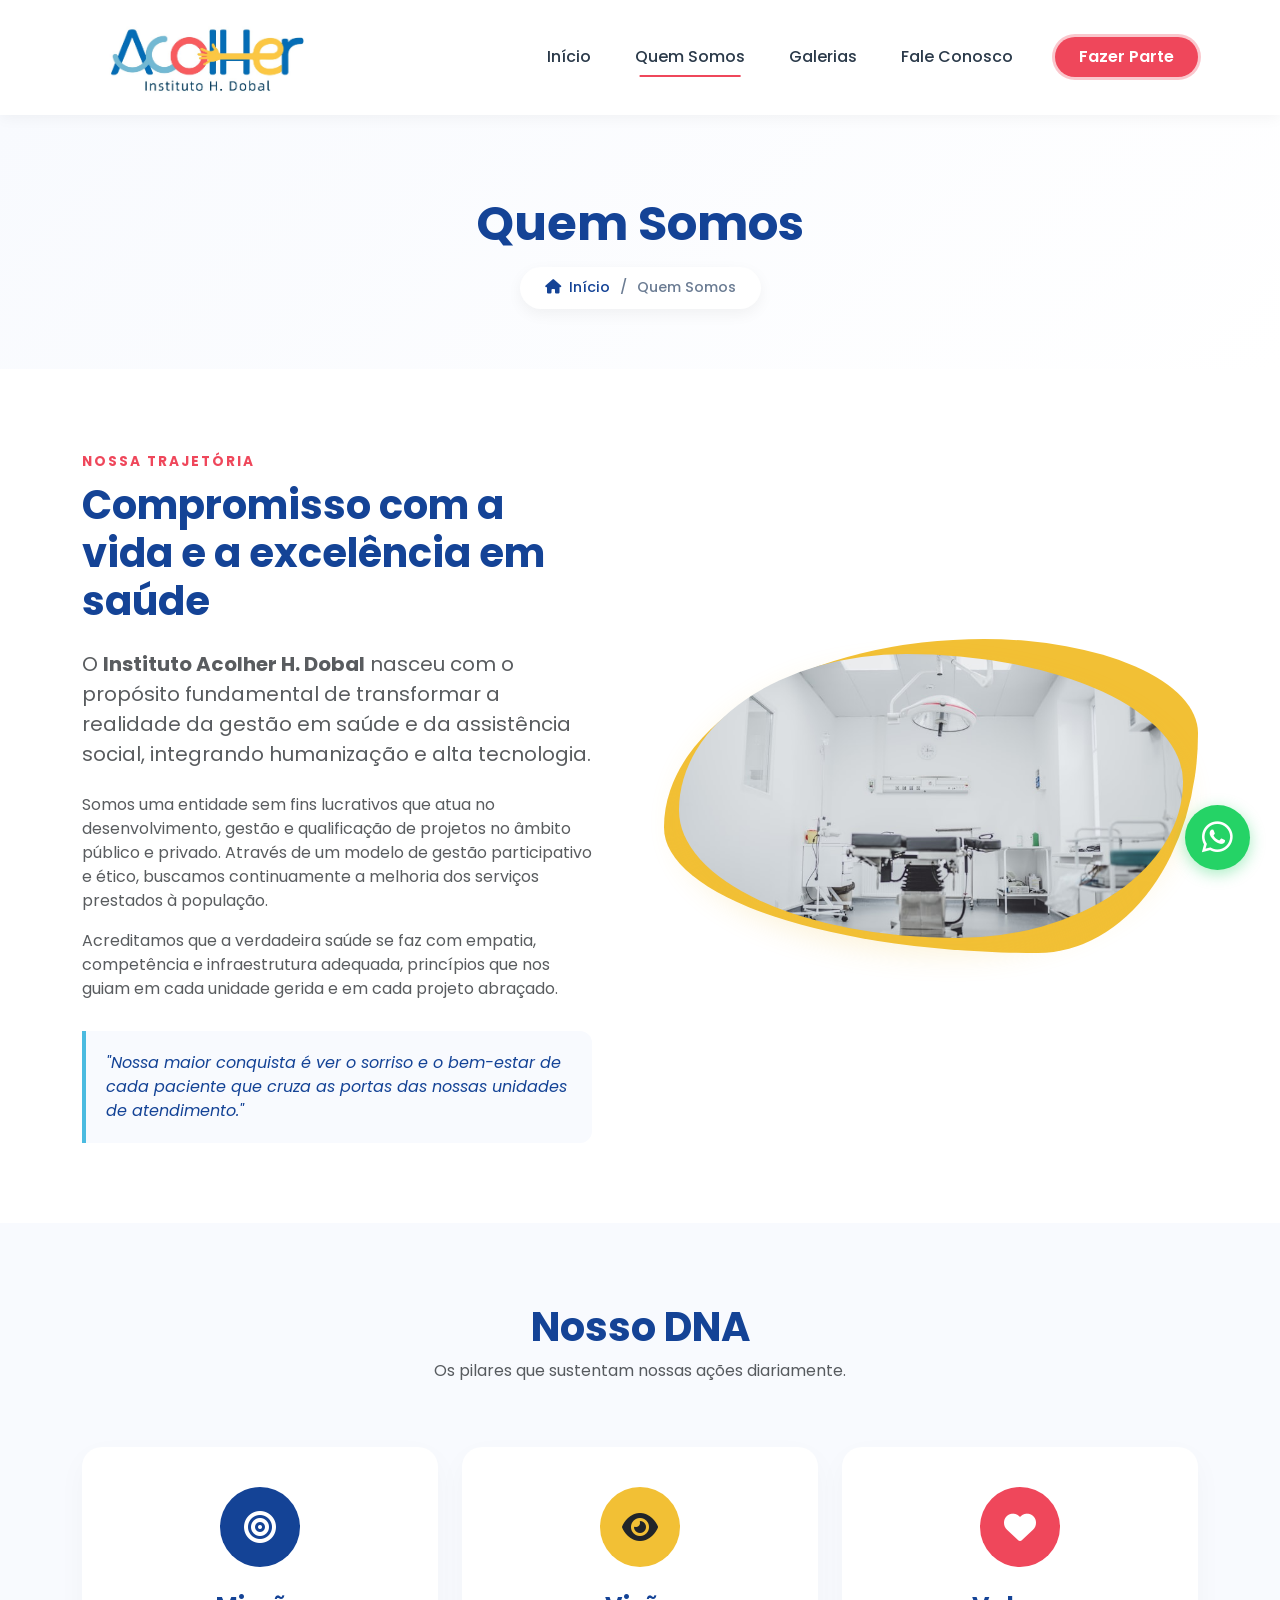
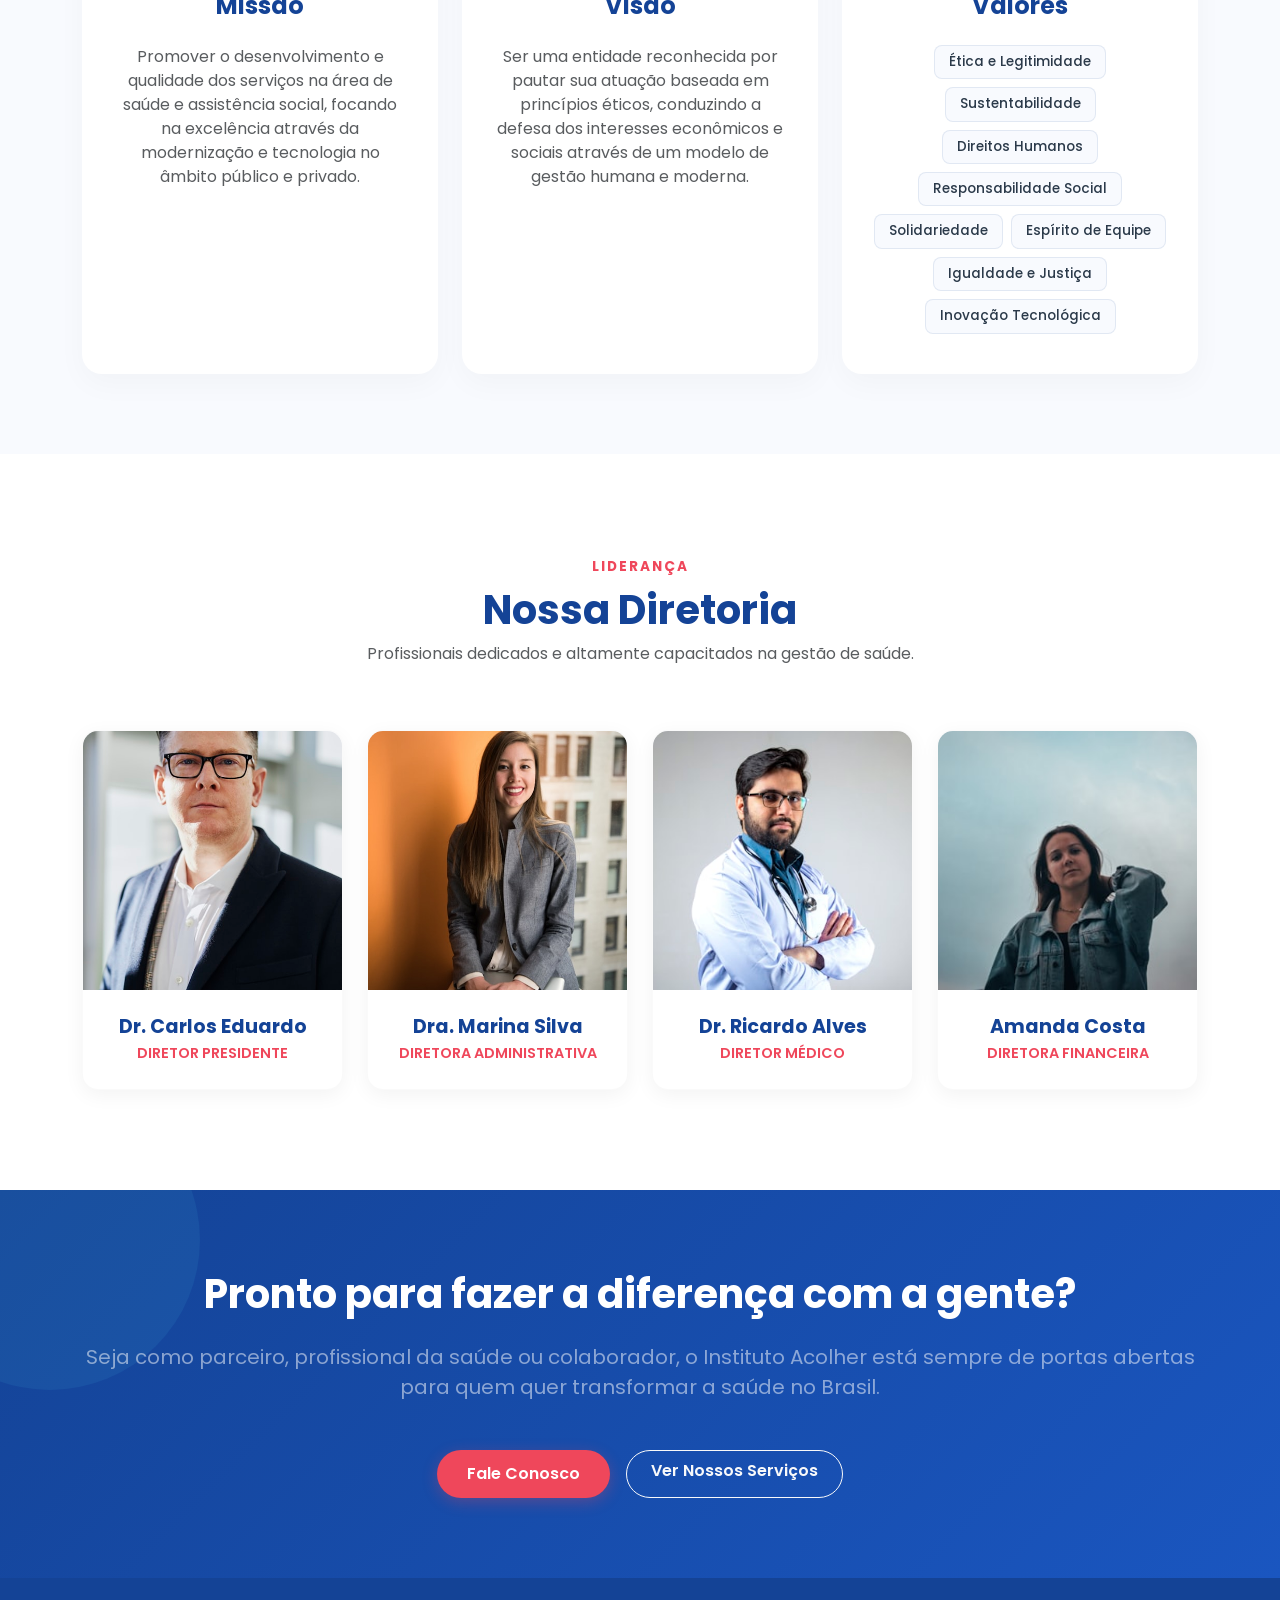
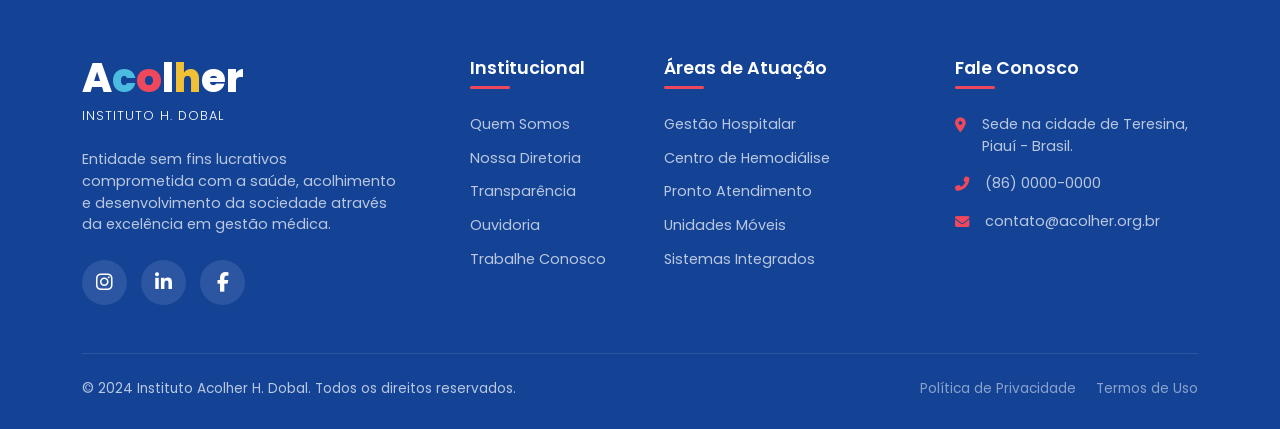
<file: quemsomos.html>
<!DOCTYPE html>
<html lang="pt-BR">
<head>
    <meta charset="UTF-8">
    <meta name="viewport" content="width=device-width, initial-scale=1.0">
    <title>Quem Somos - Acolher Instituto H. Dobal</title>
    
    <!-- Bootstrap 5 CSS -->
    <link href="https://cdn.jsdelivr.net/npm/bootstrap@5.3.2/dist/css/bootstrap.min.css" rel="stylesheet">
    
    <!-- Google Fonts: Poppins -->
    <link rel="preconnect" href="https://fonts.googleapis.com">
    <link rel="preconnect" href="https://fonts.gstatic.com" crossorigin>
    <link href="https://fonts.googleapis.com/css2?family=Poppins:wght@300;400;500;600;700;800&display=swap" rel="stylesheet">
    
    <!-- FontAwesome para Ícones -->
    <link rel="stylesheet" href="https://cdnjs.cloudflare.com/ajax/libs/font-awesome/6.4.0/css/all.min.css">

    <link rel="stylesheet" href="css/styles.css">
</head>
<body>

    <!-- Header / Navbar -->
    <nav class="navbar navbar-expand-lg">
        <div class="container">
            <a class="navbar-brand text-decoration-none" href="index.html">
                <div class="logo-text">
                    <img src="images/logo.jpg" width="250" alt="Logo">
                </div>
            </a>
            <button class="navbar-toggler border-0 shadow-none" type="button" data-bs-toggle="collapse" data-bs-target="#navbarNav">
                <i class="fas fa-bars text-blue-dark fs-2"></i>
            </button>
            <div class="collapse navbar-collapse justify-content-end" id="navbarNav">
                <ul class="navbar-nav align-items-center gap-2">
                    <li class="nav-item"><a class="nav-link" href="index.html">Início</a></li>
                    <li class="nav-item"><a class="nav-link active" href="quemsomos.html">Quem Somos</a></li>
                    <li class="nav-item"><a class="nav-link" href="gallery.html">Galerias </a></li>
                    <li class="nav-item"><a class="nav-link" href="faleconosco.html">Fale Conosco </a></li>
                    <li class="nav-item ms-lg-3"><a href="fazerparte.html" class="btn btn-custom-coral px-4 py-2 mt-3 mt-lg-0" style="box-shadow: 0 0 0 3px rgba(239, 71, 91, 0.3);">Fazer Parte</a></li>
                </ul>
            </div>
        </div>
    </nav>

    <!-- Page Header -->
    <header class="page-header">
        <div class="container">
            <h1 class="page-title">Quem Somos</h1>
            <div class="breadcrumb-custom">
                <a href="index.html"><i class="fas fa-home me-2"></i>Início</a>
                <span class="separator">/</span>
                <span class="current">Quem Somos</span>
            </div>
        </div>
    </header>

    <!-- Nossa História -->
    <section class="history-section">
        <div class="container">
            <div class="row align-items-center">
                <div class="col-lg-6 mb-5 mb-lg-0 pe-lg-5 order-2 order-lg-1">
                    <span class="text-coral fw-bold text-uppercase" style="letter-spacing: 2px; font-size: 0.85rem;">Nossa Trajetória</span>
                    <h2 class="mb-4 mt-2 fs-1">Compromisso com a vida e a excelência em saúde</h2>
                    
                    <p class="text-muted fs-5 mb-4">O <strong>Instituto Acolher H. Dobal</strong> nasceu com o propósito fundamental de transformar a realidade da gestão em saúde e da assistência social, integrando humanização e alta tecnologia.</p>
                    
                    <p class="text-muted">Somos uma entidade sem fins lucrativos que atua no desenvolvimento, gestão e qualificação de projetos no âmbito público e privado. Através de um modelo de gestão participativo e ético, buscamos continuamente a melhoria dos serviços prestados à população.</p>
                    
                    <p class="text-muted">Acreditamos que a verdadeira saúde se faz com empatia, competência e infraestrutura adequada, princípios que nos guiam em cada unidade gerida e em cada projeto abraçado.</p>

                    <div class="highlight-box">
                        "Nossa maior conquista é ver o sorriso e o bem-estar de cada paciente que cruza as portas das nossas unidades de atendimento."
                    </div>
                </div>
                <div class="col-lg-6 order-1 order-lg-2 mb-5 mb-lg-0 ps-lg-4">
                    <div class="organic-shape-2">
                        <!-- Imagem placeholder simulando a equipe ou a estrutura -->
                        <img src="images/quemsomos1.jpeg" alt="Equipe Médica Acolher">
                    </div>
                </div>
            </div>
        </div>
    </section>

    <!-- Missão, Visão e Valores (Grid 3 Colunas) -->
    <section class="mvv-section">
        <div class="container">
            <div class="row text-center mb-5">
                <div class="col-12">
                    <h2 class="fs-1">Nosso DNA</h2>
                    <p class="text-muted">Os pilares que sustentam nossas ações diariamente.</p>
                </div>
            </div>
            
            <div class="row g-4">
                <!-- Missão -->
                <div class="col-lg-4">
                    <div class="mvv-card">
                        <div class="mvv-icon icon-missao mx-auto">
                            <i class="fas fa-bullseye"></i>
                        </div>
                        <h3 class="text-center mb-4 fs-4">Missão</h3>
                        <p class="text-muted text-center m-0">
                            Promover o desenvolvimento e qualidade dos serviços na área de saúde e assistência social, focando na excelência através da modernização e tecnologia no âmbito público e privado.
                        </p>
                    </div>
                </div>

                <!-- Visão -->
                <div class="col-lg-4">
                    <div class="mvv-card">
                        <div class="mvv-icon icon-visao mx-auto text-dark">
                            <i class="fas fa-eye"></i>
                        </div>
                        <h3 class="text-center mb-4 fs-4">Visão</h3>
                        <p class="text-muted text-center m-0">
                            Ser uma entidade reconhecida por pautar sua atuação baseada em princípios éticos, conduzindo a defesa dos interesses econômicos e sociais através de um modelo de gestão humana e moderna.
                        </p>
                    </div>
                </div>

                <!-- Valores -->
                <div class="col-lg-4">
                    <div class="mvv-card">
                        <div class="mvv-icon icon-valores mx-auto">
                            <i class="fas fa-heart"></i>
                        </div>
                        <h3 class="text-center mb-4 fs-4">Valores</h3>
                        <div class="tags-container justify-content-center mt-3">
                            <span class="value-tag">Ética e Legitimidade</span>
                            <span class="value-tag">Sustentabilidade</span>
                            <span class="value-tag">Direitos Humanos</span>
                            <span class="value-tag">Responsabilidade Social</span>
                            <span class="value-tag">Solidariedade</span>
                            <span class="value-tag">Espírito de Equipe</span>
                            <span class="value-tag">Igualdade e Justiça</span>
                            <span class="value-tag">Inovação Tecnológica</span>
                        </div>
                    </div>
                </div>
            </div>
        </div>
    </section>

    <!-- Nossa Equipe / Diretoria -->
    <section class="team-section">
        <div class="container">
            <div class="row text-center mb-5">
                <div class="col-12">
                    <span class="text-coral fw-bold text-uppercase" style="letter-spacing: 2px; font-size: 0.85rem;">Liderança</span>
                    <h2 class="fs-1 mt-2">Nossa Diretoria</h2>
                    <p class="text-muted">Profissionais dedicados e altamente capacitados na gestão de saúde.</p>
                </div>
            </div>

            <div class="row g-4 justify-content-center">
                <!-- Membro 1 -->
                <div class="col-lg-3 col-md-6">
                    <div class="team-card">
                        <div class="team-img-wrapper">
                            <img src="images/diretor1.jpeg" alt="Diretor Presidente">
                        </div>
                        <div class="team-info">
                            <h4 class="team-name">Dr. Carlos Eduardo</h4>
                            <p class="team-role">Diretor Presidente</p>
                        </div>
                    </div>
                </div>
                <!-- Membro 2 -->
                <div class="col-lg-3 col-md-6">
                    <div class="team-card">
                        <div class="team-img-wrapper">
                            <img src="images/diretor2.jpeg" alt="Diretora Administrativa">
                        </div>
                        <div class="team-info">
                            <h4 class="team-name">Dra. Marina Silva</h4>
                            <p class="team-role">Diretora Administrativa</p>
                        </div>
                    </div>
                </div>
                <!-- Membro 3 -->
                <div class="col-lg-3 col-md-6">
                    <div class="team-card">
                        <div class="team-img-wrapper">
                            <img src="images/diretor3.jpeg" alt="Diretor Médico">
                        </div>
                        <div class="team-info">
                            <h4 class="team-name">Dr. Ricardo Alves</h4>
                            <p class="team-role">Diretor Médico</p>
                        </div>
                    </div>
                </div>
                <!-- Membro 4 -->
                <div class="col-lg-3 col-md-6">
                    <div class="team-card">
                        <div class="team-img-wrapper">
                            <img src="images/diretor4.jpeg" alt="Diretora Financeira">
                        </div>
                        <div class="team-info">
                            <h4 class="team-name">Amanda Costa</h4>
                            <p class="team-role">Diretora Financeira</p>
                        </div>
                    </div>
                </div>
            </div>
        </div>
    </section>

    <!-- Call to Action -->
    <section class="cta-section">
        <div class="container position-relative z-1">
            <h2 class="text-white fs-1 mb-4">Pronto para fazer a diferença com a gente?</h2>
            <p class="fs-5 text-white-50 mb-5 max-w-75 mx-auto">Seja como parceiro, profissional da saúde ou colaborador, o Instituto Acolher está sempre de portas abertas para quem quer transformar a saúde no Brasil.</p>
            <div class="d-flex justify-content-center gap-3 flex-wrap">
                <a href="#" class="btn btn-custom-coral text-white bg-coral">Fale Conosco</a>
                <a href="#" class="btn btn-outline-light rounded-pill px-4 py-2" style="font-weight: 600;">Ver Nossos Serviços</a>
            </div>
        </div>
    </section>

    <!-- Footer -->
    <footer class="footer">
        <div class="container">
            <div class="row g-5">
                <!-- Info -->
                <div class="col-lg-4 pe-lg-5">
                    <div class="footer-logo mb-2">
                        A<span class="c">c</span><span class="o">o</span>l<span class="h">h</span>er
                    </div>
                    <p class="text-white mb-4 fw-light" style="letter-spacing: 1px; font-size: 0.8rem;">INSTITUTO H. DOBAL</p>
                    <p class="mb-4">Entidade sem fins lucrativos comprometida com a saúde, acolhimento e desenvolvimento da sociedade através da excelência em gestão médica.</p>
                    <div class="social-icons">
                        <a href="#"><i class="fab fa-instagram"></i></a>
                        <a href="#"><i class="fab fa-linkedin-in"></i></a>
                        <a href="#"><i class="fab fa-facebook-f"></i></a>
                    </div>
                </div>

                <!-- Links Rápidos -->
                <div class="col-lg-2 col-md-4">
                    <h4 class="footer-title">Institucional</h4>
                    <ul class="footer-links">
                        <li><a href="#">Quem Somos</a></li>
                        <li><a href="#">Nossa Diretoria</a></li>
                        <li><a href="#">Transparência</a></li>
                        <li><a href="#">Ouvidoria</a></li>
                        <li><a href="#">Trabalhe Conosco</a></li>
                    </ul>
                </div>

                <!-- Serviços -->
                <div class="col-lg-3 col-md-4">
                    <h4 class="footer-title">Áreas de Atuação</h4>
                    <ul class="footer-links">
                        <li><a href="#">Gestão Hospitalar</a></li>
                        <li><a href="#">Centro de Hemodiálise</a></li>
                        <li><a href="#">Pronto Atendimento</a></li>
                        <li><a href="#">Unidades Móveis</a></li>
                        <li><a href="#">Sistemas Integrados</a></li>
                    </ul>
                </div>

                <!-- Contato -->
                <div class="col-lg-3 col-md-4">
                    <h4 class="footer-title">Fale Conosco</h4>
                    <ul class="footer-links">
                        <li class="d-flex align-items-start mb-3">
                            <i class="fas fa-map-marker-alt mt-1 me-3 text-coral"></i>
                            <span>Sede na cidade de Teresina, Piauí - Brasil.</span>
                        </li>
                        <li class="d-flex align-items-center mb-3">
                            <i class="fas fa-phone-alt me-3 text-coral"></i>
                            <a href="tel:+558600000000">(86) 0000-0000</a>
                        </li>
                        <li class="d-flex align-items-center">
                            <i class="fas fa-envelope me-3 text-coral"></i>
                            <a href="mailto:contato@acolherhdobal.org.br">contato@acolher.org.br</a>
                        </li>
                    </ul>
                </div>
            </div>

            <div class="footer-bottom mt-5">
                <div class="row align-items-center">
                    <div class="col-md-6 text-md-start mb-3 mb-md-0">
                        &copy; 2024 Instituto Acolher H. Dobal. Todos os direitos reservados.
                    </div>
                    <div class="col-md-6 text-md-end">
                        <a href="#" class="text-white-50 text-decoration-none me-3">Política de Privacidade</a>
                        <a href="#" class="text-white-50 text-decoration-none">Termos de Uso</a>
                    </div>
                </div>
            </div>
        </div>
    </footer>

    <!-- Botão WhatsApp -->
    <a href="#" class="whatsapp-float" target="_blank" title="Fale conosco pelo WhatsApp">
        <i class="fab fa-whatsapp"></i>
    </a>

    <!-- Bootstrap JS Bundle -->
    <script src="https://cdn.jsdelivr.net/npm/bootstrap@5.3.0/dist/js/bootstrap.bundle.min.js"></script>

    <script src="js/script.js"></script>
</body>
</html>
</file>
<file: css/styles.css>
/* Paleta de Cores Extraída da Nova Logomarca */
:root {
    --c-blue-dark: #144396;   /* Azul institucional (letras A, l, er) */
    --c-blue-light: #4bbbe0;  /* Azul claro (letra c) */
    --c-coral: #ef475b;       /* Vermelho/Coral (letra o) */
    --c-yellow: #f2c035;      /* Amarelo (letra h) */
    
    --bg-light: #f8fafe;      /* Fundo super claro puxado pro azul */
    --bg-white: #ffffff;
    --text-main: #2b3a4a;
    --text-muted: #6b7c93;
}

body {
    font-family: 'Poppins', sans-serif;
    color: var(--text-main);
    background-color: var(--bg-white);
    overflow-x: hidden;
}

h1, h2, h3, h4, h5, h6 {
    font-weight: 700;
    color: var(--c-blue-dark);
}

/* Utilitários de Cor */
.text-coral { color: var(--c-coral) !important; }
.text-blue-dark { color: var(--c-blue-dark) !important; }
.text-blue-light { color: var(--c-blue-light) !important; }
.text-yellow { color: var(--c-yellow) !important; }
.bg-blue-dark { background-color: var(--c-blue-dark) !important; }
.bg-coral { background-color: var(--c-coral) !important; }

/* Botões Modernos */
.btn-custom-coral {
    background-color: var(--c-coral);
    color: white;
    border: none;
    border-radius: 50px; /* Bordas arredondadas amigáveis */
    padding: 12px 30px;
    font-weight: 600;
    box-shadow: 0 4px 15px rgba(239, 71, 91, 0.3);
    transition: all 0.3s ease;
}
.btn-custom-coral:hover {
    background-color: #d83d50;
    color: white;
    transform: translateY(-3px);
    box-shadow: 0 6px 20px rgba(239, 71, 91, 0.4);
}

.btn-outline-blue {
    border: 2px solid var(--c-blue-dark);
    color: var(--c-blue-dark);
    border-radius: 50px;
    padding: 10px 25px;
    font-weight: 600;
    transition: all 0.3s;
}
.btn-outline-blue:hover {
    background-color: var(--c-blue-dark);
    color: white;
}

/* Navbar Clara e Clean */
.navbar {
    background-color: rgba(255, 255, 255, 0.95);
    backdrop-filter: blur(10px);
    padding: 15px 0;
    box-shadow: 0 2px 15px rgba(0,0,0,0.05);
    position: sticky;
    top: 0;
    z-index: 1000;
}

.logo-text {
    font-size: 2.2rem;
    font-weight: 800;
    line-height: 1;
    letter-spacing: -1px;
}
.logo-sub {
    font-size: 0.85rem;
    font-weight: 500;
    color: var(--c-blue-dark);
    letter-spacing: 1px;
    text-transform: uppercase;
}

.nav-link {
    color: var(--text-main) !important;
    font-weight: 500;
    margin: 0 10px;
    position: relative;
}
.nav-link::after {
    content: '';
    position: absolute;
    width: 0;
    height: 2px;
    bottom: 0;
    left: 50%;
    background-color: var(--c-coral);
    transition: all 0.3s ease;
    transform: translateX(-50%);
}
.nav-link:hover::after,.nav-link.active::after {
    width: 80%;
}


/* Hero Section com Formas Orgânicas (Diferente do Arco) */
.hero-section {
    padding: 100px 0;
    background: linear-gradient(135deg, var(--bg-light) 0%, #ffffff 100%);
    position: relative;
}
.hero-title {
    font-size: 3.5rem;
    line-height: 1.2;
    margin-bottom: 20px;
}

/* Forma Orgânica para Imagem */
.organic-shape {
    background: var(--c-blue-light);
    border-radius: 40% 60% 70% 30% / 40% 50% 60% 50%;
    animation: morph 8s ease-in-out infinite alternate;
    padding: 15px;
    position: relative;
    z-index: 1;
}
@keyframes morph {
    0% { border-radius: 40% 60% 70% 30% / 40% 50% 60% 50%; }
    100% { border-radius: 60% 40% 30% 70% / 60% 30% 70% 40%; }
}
.organic-shape img {
    border-radius: 35% 65% 65% 35% / 45% 45% 55% 55%;
    width: 100%;
    height: auto;
    object-fit: cover;
    box-shadow: 0 15px 30px rgba(20, 67, 150, 0.2);
    position: relative;
    z-index: 2;
}

.hero-decoration {
    position: absolute;
    width: 150px;
    height: 150px;
    background-color: var(--c-yellow);
    border-radius: 50%;
    bottom: -20px;
    left: -40px;
    z-index: 0;
    opacity: 0.6;
}

/* Seção Sobre (Cards Sobrepostos e Grid de Tags) */
.about-section {
    padding: 100px 0;
    background-color: var(--bg-white);
}
.about-badge {
    background-color: rgba(75, 187, 224, 0.1);
    color: var(--c-blue-light);
    padding: 5px 15px;
    border-radius: 20px;
    font-weight: 600;
    font-size: 0.9rem;
    display: inline-block;
    margin-bottom: 15px;
}

.info-card {
    background: var(--bg-white);
    border: 1px solid rgba(0,0,0,0.05);
    border-left: 5px solid var(--c-blue-dark);
    border-radius: 12px;
    padding: 30px;
    box-shadow: 0 10px 30px rgba(0,0,0,0.03);
    margin-bottom: 20px;
    transition: transform 0.3s;
}
.info-card:hover {
    transform: translateX(10px);
}
.info-card.vision { border-left-color: var(--c-yellow); }

.tags-container {
    display: flex;
    flex-wrap: wrap;
    gap: 10px;
}
.value-tag {
    background-color: var(--bg-light);
    color: var(--text-main);
    padding: 8px 16px;
    border-radius: 8px;
    font-size: 0.9rem;
    font-weight: 500;
    border: 1px solid rgba(20, 67, 150, 0.1);
    transition: all 0.3s;
}
.value-tag:hover {
    background-color: var(--c-coral);
    color: white;
    border-color: var(--c-coral);
}

/* Seção Números (Fundo Azul Institucional) */
.numbers-section {
    background-color: var(--c-blue-dark);
    padding: 80px 0;
    color: white;
    position: relative;
    overflow: hidden;
}
.numbers-section::before {
    content: '';
    position: absolute;
    top: -50px;
    right: -50px;
    width: 200px;
    height: 200px;
    background-color: var(--c-coral);
    border-radius: 50%;
    opacity: 0.2;
}
.number-box {
    text-align: center;
    padding: 20px;
}
.number-value {
    font-size: 3.5rem;
    font-weight: 800;
    color: var(--c-yellow);
    line-height: 1;
    margin-bottom: 10px;
}
.number-label {
    font-size: 1rem;
    color: rgba(255,255,255,0.9);
    font-weight: 400;
}

/* Seção Serviços (Cards Clean com Hover Colorido) */
.services-section {
    background-color: var(--bg-light);
    padding: 100px 0;
}
.service-card {
    background: white;
    border-radius: 16px;
    padding: 30px 20px;
    text-align: center;
    height: 100%;
    border: none;
    box-shadow: 0 5px 20px rgba(0,0,0,0.02);
    transition: all 0.3s cubic-bezier(0.165, 0.84, 0.44, 1);
    position: relative;
    overflow: hidden;
    z-index: 1;
}
.service-card::after {
    content: '';
    position: absolute;
    bottom: 0;
    left: 0;
    width: 100%;
    height: 4px;
    background-color: var(--c-blue-light);
    transition: all 0.3s;
}
.service-card:hover {
    transform: translateY(-10px);
    box-shadow: 0 15px 30px rgba(20, 67, 150, 0.1);
}
.service-card:hover::after {
    height: 100%;
    z-index: -1;
    opacity: 0.05;
}
.icon-wrapper {
    width: 70px;
    height: 70px;
    background-color: rgba(75, 187, 224, 0.1);
    border-radius: 50%;
    display: flex;
    align-items: center;
    justify-content: center;
    margin: 0 auto 20px auto;
    color: var(--c-blue-dark);
    font-size: 2rem;
    transition: all 0.3s;
}
.service-card:hover .icon-wrapper {
    background-color: var(--c-coral);
    color: white;
    transform: scale(1.1);
}
.service-text {
    font-size: 1.1rem;
    font-weight: 600;
    margin: 0;
    color: var(--text-main);
}

/* Seção Novidades */
.news-section {
    padding: 100px 0;
    background-color: var(--bg-white);
}
.news-card {
    border: none;
    border-radius: 16px;
    overflow: hidden;
    box-shadow: 0 10px 30px rgba(0,0,0,0.05);
    height: 100%;
    transition: transform 0.3s;
}
.news-card:hover {
    transform: translateY(-5px);
}
.news-img-wrapper {
    height: 220px;
    position: relative;
}
.news-img-wrapper img {
    width: 100%;
    height: 100%;
    object-fit: cover;
}
.news-category {
    position: absolute;
    top: 15px;
    right: 15px;
    background-color: var(--bg-white);
    color: var(--c-coral);
    padding: 5px 15px;
    border-radius: 20px;
    font-size: 0.8rem;
    font-weight: 700;
    box-shadow: 0 2px 10px rgba(0,0,0,0.1);
}
.news-category.edital { color: var(--c-blue-dark); }
.news-body {
    padding: 25px;
}
.news-title {
    font-size: 1.2rem;
    margin-bottom: 15px;
    line-height: 1.4;
}
.news-text {
    color: var(--text-muted);
    font-size: 0.95rem;
    margin-bottom: 20px;
}
.btn-link-custom {
    color: var(--c-blue-dark);
    font-weight: 600;
    text-decoration: none;
    display: inline-flex;
    align-items: center;
}
.btn-link-custom i { margin-left: 8px; font-size: 0.8rem; transition: margin 0.3s; }
.btn-link-custom:hover i { margin-left: 12px; color: var(--c-coral); }

/* Footer Moderno Escuro */
.footer {
    background-color: var(--c-blue-dark);
    color: rgba(255,255,255,0.7);
    padding: 80px 0 30px 0;
    font-size: 0.9rem;
}
.footer-logo {
    font-size: 2.5rem;
    font-weight: 800;
    color: white;
    line-height: 1;
}
.footer-logo span.c { color: var(--c-blue-light); }
.footer-logo span.o { color: var(--c-coral); }
.footer-logo span.h { color: var(--c-yellow); }

.footer-title {
    color: white;
    font-size: 1.1rem;
    margin-bottom: 25px;
    font-weight: 600;
    position: relative;
    padding-bottom: 10px;
}
.footer-title::after {
    content: '';
    position: absolute;
    left: 0;
    bottom: 0;
    width: 40px;
    height: 3px;
    background-color: var(--c-coral);
    border-radius: 2px;
}

.footer-links { list-style: none; padding: 0; }
.footer-links li { margin-bottom: 12px; }
.footer-links a {
    color: rgba(255,255,255,0.7);
    text-decoration: none;
    transition: all 0.3s;
    display: inline-block;
}
.footer-links a:hover {
    color: var(--c-yellow);
    transform: translateX(5px);
}

.social-icons a {
    display: inline-flex;
    width: 45px;
    height: 45px;
    background-color: rgba(255,255,255,0.1);
    border-radius: 50%;
    align-items: center;
    justify-content: center;
    color: white;
    text-decoration: none;
    margin-right: 10px;
    font-size: 1.2rem;
    transition: all 0.3s;
}
.social-icons a:hover {
    background-color: var(--c-coral);
    transform: translateY(-3px);
}

.footer-bottom {
    margin-top: 60px;
    padding-top: 25px;
    border-top: 1px solid rgba(255,255,255,0.1);
    text-align: center;
    font-size: 0.85rem;
}




/******************** QUEM SOMOS ***************************/

/* Page Header */
.page-header {
    padding: 80px 0 60px;
    background: linear-gradient(135deg, var(--bg-light) 0%, #ffffff 100%);
    text-align: center;
    position: relative;
}
.page-title {
    font-size: 3rem;
    margin-bottom: 15px;
}
.breadcrumb-custom {
    display: inline-flex;
    align-items: center;
    background: white;
    padding: 10px 25px;
    border-radius: 50px;
    box-shadow: 0 5px 15px rgba(0,0,0,0.05);
    font-size: 0.9rem;
    font-weight: 500;
}
.breadcrumb-custom a {
    color: var(--c-blue-dark);
    text-decoration: none;
    transition: color 0.3s;
}
.breadcrumb-custom a:hover { color: var(--c-coral); }
.breadcrumb-custom .separator { margin: 0 10px; color: var(--text-muted); }
.breadcrumb-custom .current { color: var(--text-muted); }

/* Nossa História */
.history-section {
    padding: 80px 0;
}
.organic-shape-2 {
    background: var(--c-yellow);
    border-radius: 60% 40% 30% 70% / 60% 30% 70% 40%;
    animation: morph2 8s ease-in-out infinite alternate;
    padding: 15px;
    position: relative;
}
@keyframes morph2 {
    0% { border-radius: 60% 40% 30% 70% / 60% 30% 70% 40%; }
    100% { border-radius: 40% 60% 70% 30% / 40% 50% 60% 50%; }
}
.organic-shape-2 img {
    border-radius: 45% 55% 45% 55% / 55% 45% 55% 45%;
    width: 100%;
    height: auto;
    object-fit: cover;
    box-shadow: 0 15px 30px rgba(242, 192, 53, 0.2);
    position: relative;
    z-index: 2;
}

.highlight-box {
    background-color: var(--bg-light);
    border-left: 4px solid var(--c-blue-light);
    padding: 20px;
    border-radius: 0 12px 12px 0;
    margin-top: 30px;
    font-style: italic;
    color: var(--c-blue-dark);
}

/* MVV Section (Missão, Visão, Valores) */
.mvv-section {
    padding: 80px 0;
    background-color: var(--bg-light);
}
.mvv-card {
    background: white;
    border-radius: 20px;
    padding: 40px 30px;
    height: 100%;
    box-shadow: 0 10px 30px rgba(0,0,0,0.03);
    transition: transform 0.3s;
    position: relative;
    overflow: hidden;
    border: none;
}
.mvv-card:hover { transform: translateY(-10px); }

.mvv-icon {
    width: 80px;
    height: 80px;
    border-radius: 50%;
    display: flex;
    align-items: center;
    justify-content: center;
    font-size: 2rem;
    margin-bottom: 25px;
    color: white;
}
.icon-missao { background-color: var(--c-blue-dark); }
.icon-visao { background-color: var(--c-yellow); }
.icon-valores { background-color: var(--c-coral); }

.tags-container { display: flex; flex-wrap: wrap; gap: 8px; }
.value-tag {
    background-color: var(--bg-light);
    color: var(--text-main);
    padding: 6px 14px;
    border-radius: 8px;
    font-size: 0.85rem;
    font-weight: 500;
}

/* Nossa Equipe */
.team-section {
    padding: 100px 0;
}
.team-card {
    background: white;
    border-radius: 16px;
    overflow: hidden;
    box-shadow: 0 5px 20px rgba(0,0,0,0.05);
    transition: all 0.3s;
    text-align: center;
    border: 1px solid rgba(0,0,0,0.02);
}
.team-card:hover {
    transform: translateY(-8px);
    box-shadow: 0 15px 30px rgba(20, 67, 150, 0.1);
}
.team-img-wrapper {
    position: relative;
    width: 100%;
    padding-top: 100%; /* Aspect ratio 1:1 */
    overflow: hidden;
    background-color: var(--bg-light);
}
.team-img-wrapper img {
    position: absolute;
    top: 0;
    left: 0;
    width: 100%;
    height: 100%;
    object-fit: cover;
    transition: transform 0.5s;
}
.team-card:hover .team-img-wrapper img {
    transform: scale(1.05);
}
.team-info {
    padding: 25px 20px;
}
.team-name {
    font-size: 1.2rem;
    margin-bottom: 5px;
    color: var(--c-blue-dark);
}
.team-role {
    color: var(--c-coral);
    font-size: 0.9rem;
    font-weight: 600;
    margin-bottom: 0;
    text-transform: uppercase;
}

/* Call to Action */
.cta-section {
    background: linear-gradient(135deg, var(--c-blue-dark) 0%, #1a56c0 100%);
    padding: 80px 0;
    color: white;
    text-align: center;
    position: relative;
    overflow: hidden;
}
.cta-section::before {
    content: '';
    position: absolute;
    width: 300px;
    height: 300px;
    background-color: var(--c-blue-light);
    border-radius: 50%;
    top: -100px;
    left: -100px;
    opacity: 0.1;
}        
.whatsapp-float {
    position: fixed; width: 65px; height: 65px; bottom: 30px; right: 30px;
    background-color: #25d366; color: #FFF; border-radius: 50%; display: flex;
    align-items: center; justify-content: center; font-size: 35px;
    box-shadow: 0 4px 15px rgba(37, 211, 102, 0.4); z-index: 100; text-decoration: none; transition: transform 0.3s;
}
.whatsapp-float:hover { transform: scale(1.1) rotate(-10deg); color: white; }


/******************** CONTATO ********************/
/* Contato Section */
.contact-section {
    padding: 80px 0;
}

.contact-info-box {
    display: flex;
    align-items: flex-start;
    margin-bottom: 30px;
    padding: 20px;
    background: var(--bg-light);
    border-radius: 12px;
    transition: transform 0.3s;
}
.contact-info-box:hover {
    transform: translateX(5px);
    background: white;
    box-shadow: 0 10px 30px rgba(0,0,0,0.05);
}
.contact-icon {
    width: 50px;
    height: 50px;
    background-color: var(--c-blue-dark);
    color: white;
    border-radius: 50%;
    display: flex;
    align-items: center;
    justify-content: center;
    font-size: 1.2rem;
    flex-shrink: 0;
    margin-right: 20px;
}
.icon-coral { background-color: var(--c-coral); }
.icon-yellow { background-color: var(--c-yellow); }

.contact-info-title {
    font-size: 1.1rem;
    margin-bottom: 5px;
    color: var(--c-blue-dark);
}
.contact-info-text {
    color: var(--text-muted);
    margin: 0;
    font-size: 0.95rem;
}
.contact-info-text a {
    color: var(--text-muted);
    text-decoration: none;
    transition: color 0.3s;
}
.contact-info-text a:hover {
    color: var(--c-coral);
}

/* Formulário */
.contact-form-card {
    background: white;
    border-radius: 20px;
    padding: 40px;
    box-shadow: 0 15px 40px rgba(20, 67, 150, 0.08);
    border: 1px solid rgba(0,0,0,0.02);
    position: relative;
    overflow: hidden;
}
.contact-form-card::before {
    content: '';
    position: absolute;
    top: 0;
    right: 0;
    width: 150px;
    height: 150px;
    background-color: var(--c-blue-light);
    border-radius: 50%;
    transform: translate(50%, -50%);
    opacity: 0.1;
}
.form-control, .form-select {
    border-radius: 10px;
    padding: 12px 15px;
    border: 1px solid #e1e5eb;
    font-size: 0.95rem;
    color: var(--text-main);
    background-color: #fcfcfc;
    transition: all 0.3s;
}
.form-control:focus, .form-select:focus {
    box-shadow: 0 0 0 3px rgba(75, 187, 224, 0.2);
    border-color: var(--c-blue-light);
    background-color: white;
}
.form-label {
    font-weight: 500;
    color: var(--text-main);
    font-size: 0.9rem;
    margin-bottom: 8px;
}

/* Mapa */
.map-container {
    border-radius: 20px;
    overflow: hidden;
    box-shadow: 0 10px 30px rgba(0,0,0,0.05);
    height: 400px;
    margin-top: 50px;
}
.map-container iframe {
    width: 100%;
    height: 100%;
    border: 0;
}

/******************** GALLERY ********************/
/* Estilos da Galeria */
.gallery-section {
    padding: 60px 0 100px 0;
}

.gallery-filters {
    display: flex;
    justify-content: center;
    flex-wrap: wrap;
    gap: 10px;
    margin-bottom: 40px;
}

.filter-btn {
    background-color: transparent;
    border: 2px solid var(--bg-light);
    color: var(--text-muted);
    padding: 8px 24px;
    border-radius: 50px;
    font-weight: 500;
    font-size: 0.95rem;
    transition: all 0.3s ease;
}
.filter-btn:hover {
    border-color: var(--c-blue-light);
    color: var(--c-blue-dark);
}
.filter-btn.active {
    background-color: var(--c-blue-dark);
    border-color: var(--c-blue-dark);
    color: white;
    box-shadow: 0 4px 10px rgba(20, 67, 150, 0.2);
}

.gallery-item {
    position: relative;
    border-radius: 16px;
    overflow: hidden;
    cursor: pointer;
    box-shadow: 0 5px 15px rgba(0,0,0,0.05);
    margin-bottom: 24px;
}

.gallery-item img {
    width: 100%;
    height: 280px;
    object-fit: cover;
    transition: transform 0.6s cubic-bezier(0.165, 0.84, 0.44, 1);
}

.gallery-item:hover img {
    transform: scale(1.08);
}

.gallery-overlay {
    position: absolute;
    top: 0;
    left: 0;
    right: 0;
    bottom: 0;
    background: rgba(20, 67, 150, 0.8); /* Azul escuro com transparência */
    display: flex;
    flex-direction: column;
    align-items: center;
    justify-content: center;
    opacity: 0;
    transition: opacity 0.4s ease;
}

.gallery-item:hover .gallery-overlay {
    opacity: 1;
}

.gallery-overlay i {
    color: white;
    font-size: 2.5rem;
    margin-bottom: 15px;
    transform: translateY(20px);
    transition: transform 0.4s ease;
}

.gallery-overlay span {
    color: white;
    font-weight: 600;
    font-size: 1.1rem;
    transform: translateY(20px);
    transition: transform 0.4s ease 0.1s;
}

.gallery-item:hover .gallery-overlay i,
.gallery-item:hover .gallery-overlay span {
    transform: translateY(0);
}

.gallery-category {
    position: absolute;
    top: 15px;
    left: 15px;
    background-color: var(--c-coral);
    color: white;
    padding: 5px 15px;
    border-radius: 50px;
    font-size: 0.8rem;
    font-weight: 600;
    z-index: 2;
    box-shadow: 0 2px 10px rgba(0,0,0,0.1);
}

/* Estilos do Modal de Imagem (Lightbox) */
#imageModal .modal-content {
    background: transparent;
    border: none;
}
#imageModal .btn-close {
    filter: invert(1) grayscale(100%) brightness(200%);
    opacity: 0.8;
    font-size: 1.5rem;
    text-shadow: 0 2px 5px rgba(0,0,0,0.5);
    transition: opacity 0.3s;
}
#imageModal .btn-close:hover {
    opacity: 1;
}
#modalImage {
    max-height: 85vh;
    object-fit: contain;
    width: auto;
    max-width: 100%;
    margin: 0 auto;
}


/******************** FAZER PARTE ********************/

/* Benefícios (Por que trabalhar conosco) */
.benefits-section {
    padding: 80px 0;
}
.benefit-card {
    background: white;
    border-radius: 16px;
    padding: 30px;
    height: 100%;
    box-shadow: 0 5px 20px rgba(0,0,0,0.03);
    border: 1px solid rgba(0,0,0,0.02);
    transition: transform 0.3s, box-shadow 0.3s;
    text-align: center;
}
.benefit-card:hover {
    transform: translateY(-8px);
    box-shadow: 0 15px 30px rgba(20, 67, 150, 0.08);
}
.benefit-icon {
    width: 70px;
    height: 70px;
    border-radius: 50%;
    display: flex;
    align-items: center;
    justify-content: center;
    font-size: 1.8rem;
    margin: 0 auto 20px auto;
    color: white;
}
.bg-icon-coral { background-color: var(--c-coral); }
.bg-icon-blue { background-color: var(--c-blue-light); }
.bg-icon-yellow { background-color: var(--c-yellow); }

/* Vagas Abertas */
.jobs-section {
    padding: 80px 0;
    background-color: var(--bg-light);
}
.job-card {
    background: white;
    border-radius: 12px;
    padding: 25px 30px;
    margin-bottom: 20px;
    box-shadow: 0 4px 15px rgba(0,0,0,0.03);
    border-left: 5px solid var(--c-blue-dark);
    transition: all 0.3s ease;
    display: flex;
    justify-content: space-between;
    align-items: center;
    flex-wrap: wrap;
    gap: 15px;
}
.job-card:hover {
    transform: translateX(5px);
    border-left-color: var(--c-coral);
    box-shadow: 0 8px 25px rgba(0,0,0,0.08);
}
.job-title {
    font-size: 1.2rem;
    margin-bottom: 5px;
    color: var(--c-blue-dark);
}
.job-meta {
    color: var(--text-muted);
    font-size: 0.9rem;
    display: flex;
    gap: 15px;
    flex-wrap: wrap;
}
.job-meta span {
    display: flex;
    align-items: center;
    gap: 5px;
}

/* Formulário Banco de Talentos */
.resume-section {
    padding: 80px 0;
}
.resume-form-card {
    background: white;
    border-radius: 20px;
    padding: 40px;
    box-shadow: 0 15px 40px rgba(20, 67, 150, 0.08);
    border: 1px solid rgba(0,0,0,0.02);
    position: relative;
    overflow: hidden;
}
.resume-form-card::before {
    content: '';
    position: absolute;
    top: -50px;
    right: -50px;
    width: 200px;
    height: 200px;
    background-color: var(--c-yellow);
    border-radius: 50%;
    opacity: 0.1;
}
.form-control, .form-select {
    border-radius: 10px;
    padding: 12px 15px;
    border: 1px solid #e1e5eb;
    font-size: 0.95rem;
    color: var(--text-main);
    background-color: #fcfcfc;
    transition: all 0.3s;
}
.form-control:focus, .form-select:focus {
    box-shadow: 0 0 0 3px rgba(75, 187, 224, 0.2);
    border-color: var(--c-blue-light);
    background-color: white;
}
.form-label {
    font-weight: 500;
    color: var(--text-main);
    font-size: 0.9rem;
    margin-bottom: 8px;
}
.file-upload-wrapper {
    position: relative;
    width: 100%;
    height: 60px;
    border: 2px dashed #e1e5eb;
    border-radius: 10px;
    display: flex;
    align-items: center;
    justify-content: center;
    background-color: #fcfcfc;
    transition: all 0.3s;
    cursor: pointer;
}
.file-upload-wrapper:hover {
    border-color: var(--c-blue-light);
    background-color: rgba(75, 187, 224, 0.05);
}
.file-upload-wrapper input[type="file"] {
    position: absolute;
    width: 100%;
    height: 100%;
    top: 0;
    left: 0;
    opacity: 0;
    cursor: pointer;
}
</file>
